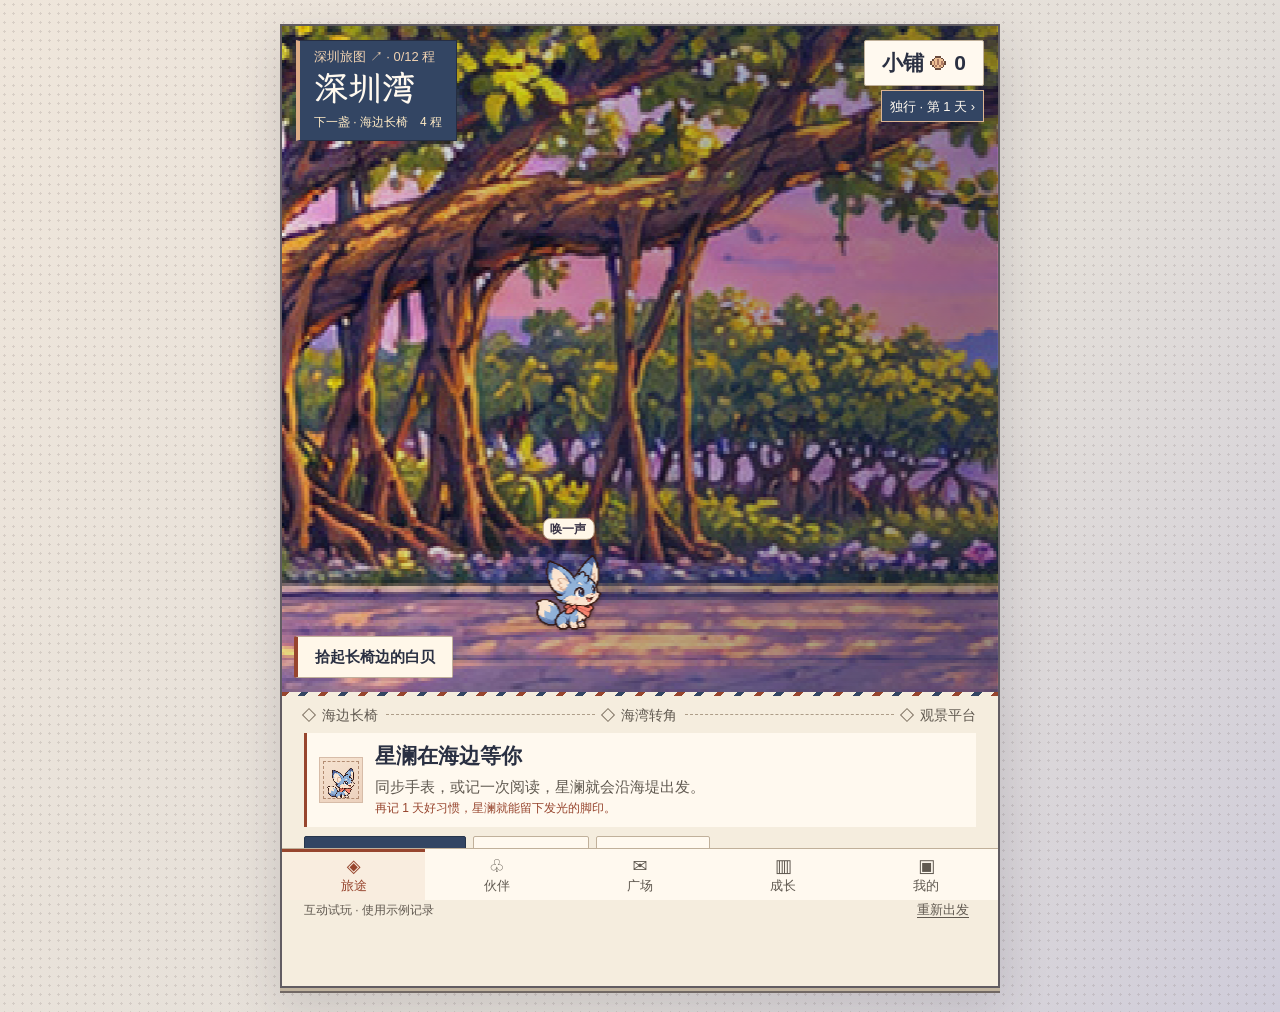
<file: index.html>
<!doctype html>
<html lang="zh-CN">
<head>
<meta charset="utf-8">
<meta name="viewport" content="width=device-width, initial-scale=1">
<meta name="theme-color" content="#f5edde">
<meta name="description" content="在深圳湾捡起第一枚白贝，派精灵寻找海玻璃、修一盏灯，再请朋友来你的长椅坐坐。">
<title>栖灵 · 深圳湾海堤漫步</title>
<link rel="stylesheet" href="bay.css">
</head>
<body>
<main class="game">
<div id="journeyPage">
  <div id="frame" class="scene" tabindex="0" title="左右滑动探索，也可以按方向键" role="group" aria-label="深圳湾海堤，星澜在树荫下等你。">
    <div id="world" class="world">
      <img id="plate" class="plate" src="assets/Assets.xcassets/BayJourneyWideWest.imageset/trail.jpg" alt="" draggable="false">
      <img id="farPlate" class="plate east" src="assets/Assets.xcassets/BayJourneyWideEast.imageset/trail.jpg" alt="" draggable="false">
      <div id="tide" class="tide" aria-hidden="true"></div>
      <div id="haze" class="haze" aria-hidden="true"></div>
      <div id="benchProps" aria-hidden="true"></div>
      <i class="lamp" style="left:20.3%;top:60.6%"></i>
      <i class="lamp" style="left:47.8%;top:60.7%"></i>
      <i class="lamp" style="left:73.1%;top:59.4%"></i>
      <img alt="" id="planter" class="souvenir" hidden src="assets/Assets.xcassets/BayPlanter.imageset/sprite.png">
      <img alt="" id="pennant" class="souvenir" hidden src="assets/Assets.xcassets/BayPennant.imageset/sprite.png">
      <img alt="" id="cottage" class="souvenir" hidden src="assets/Assets.xcassets/BayCottage.imageset/sprite.png">
    </div>
    <div class="breeze" aria-hidden="true"><i></i><i></i><i></i></div>
    <div id="walkers" class="world travelers" aria-hidden="true">
      <img class="pet resting" id="me" alt=""><span class="pet gait" id="me-walk" aria-hidden="true"></span>
      <img class="pet guest resting" id="pal" alt="" hidden><span class="pet guest gait" id="pal-walk" aria-hidden="true" hidden></span>
    </div>
    <div class="trail-magic" aria-hidden="true">
      <i class="tracks"></i><i class="firefly f1"></i><i class="firefly f2"></i>
      <svg class="constellation" viewBox="0 0 100 80"><path d="m12 42 22-23 21 8 15-17 21 23" fill="none" stroke="currentColor"/><g fill="currentColor"><circle cx="12" cy="42" r="2"/><circle cx="34" cy="19" r="2"/><circle cx="55" cy="27" r="2"/><circle cx="70" cy="10" r="2"/><circle cx="91" cy="33" r="2"/></g></svg>
    </div>
    <button id="callPet" type="button"><span>唤一声</span></button>
  </div>
  <button class="key" id="follow" hidden>回到精灵</button>
  <button class="key" id="benchEntry" aria-haspopup="dialog">拾起长椅边的白贝</button>
  <header class="hud">
    <button class="sign" id="atlas" aria-haspopup="dialog"><small id="chapter">深圳路线图 ↗</small><span id="districtName">深圳湾</span><small id="nextLight"></small></button>
    <div class="purse">
      <button class="key wallet" id="wallet" aria-label="海湾小铺，余额 0 枚贝壳" aria-haspopup="dialog">
        <span>小铺</span><canvas class="icon" data-icon="shell" aria-hidden="true"></canvas><span id="balance">0</span>
      </button>
      <button id="earning" aria-label="选择独行或小队" aria-haspopup="dialog"></button>
    </div>
  </header>
  <section class="dock" aria-label="海堤漫步">
    <ol class="route" aria-label="亮灯进度">
      <li>海边长椅</li><li>海湾转角</li><li>观景平台</li>
    </ol>
    <article class="paper" aria-live="polite" aria-atomic="true">
      <button class="portrait" id="companion" aria-label="选择旅行伙伴" aria-haspopup="dialog"><img id="face" alt=""></button>
      <div class="dialogue"><h2 id="speaker">星澜在海边等你</h2><p id="voice">长椅边还有个位子。明早一起沿着海堤走吧。</p><small id="trailGrowth"></small></div>
    </article>
    <div class="controls">
      <button id="advance" class="key primary"><canvas class="icon" id="actionIcon" data-icon="foot"></canvas><span id="action">同步昨夜记录</span></button>
      <button id="mark" class="key">记阅读</button>
      <button id="journal" class="key"><canvas class="icon" data-icon="book"></canvas>看手记</button>
    </div>
    <footer><span>互动试玩 · 使用示例记录</span><button class="replay" id="restart">重新出发</button></footer>
  </section>
</div>
  <section id="fieldPage" aria-labelledby="fieldTitle" hidden></section>
  <nav class="field-tabs" aria-label="栖灵导航">
    <button data-page="journey" aria-current="page"><span aria-hidden="true">◈</span>旅途</button>
    <button data-page="companion"><span aria-hidden="true">♧</span>伙伴</button>
    <button data-page="square"><span aria-hidden="true">✉</span>广场</button>
    <button data-page="growth"><span aria-hidden="true">▥</span>成长</button>
    <button data-page="profile"><span aria-hidden="true">▣</span>我的</button>
  </nav>
</main>
<dialog id="sheet" aria-labelledby="sheetTitle">
  <form method="dialog"><button class="dismiss" aria-label="合上">×</button></form>
  <div id="postcard" hidden><canvas id="postArt" width="720" height="540" aria-label="栖灵和伙伴到达深圳湾的合影" role="img"></canvas></div>
  <div class="sheetText"><h2 id="sheetTitle">旅行手记</h2><p id="sheetNote"></p><div id="choices"></div><ul id="entries"></ul>
    <form method="dialog"><button class="key primary" id="close">合上手记</button></form>
  </div>
</dialog>
<dialog id="shop" aria-labelledby="shopTitle">
  <div class="shop-cover">
    <canvas id="shopArt" width="720" height="235" role="img" aria-label="深圳湾海堤陈设全景"></canvas>
    <h2 id="shopTitle">海湾小铺</h2>
    <form method="dialog"><button class="dismiss" aria-label="回到海湾">×</button></form>
  </div>
  <div class="shop-body">
    <div class="shop-balance"><span>我的贝壳</span><strong id="shopBalance"></strong></div>
    <p id="income"></p>
    <ul id="goods"></ul>
    <fieldset id="placement" hidden><legend id="placing"></legend><label>区域 <select id="placeArea"></select></label><label>沿路位置 <input type="range" id="placeX" min="6" max="94"></label><button class="key primary" id="keepPlace">摆在这里</button> <button class="key" id="cancelPlace">取消移动</button></fieldset>
    <p id="saleNote" role="status" aria-live="polite"></p>
    <button class="sample-day" id="sampleDay" hidden></button>
    <form method="dialog"><button class="key primary" id="backToBay">回到海湾</button></form>
  </div>
</dialog>
<div hidden><img id="bg0" alt="" src="bay-waterfront.webp"><img loading="lazy" alt="" id="wide1West" src="assets/Assets.xcassets/BayParkWideWest.imageset/trail.jpg"><img loading="lazy" alt="" id="wide1East" src="assets/Assets.xcassets/BayParkWideEast.imageset/trail.jpg"><img loading="lazy" alt="" id="wide2West" src="assets/Assets.xcassets/BayLoftWideWest.imageset/trail.jpg"><img loading="lazy" alt="" id="wide2East" src="assets/Assets.xcassets/BayLoftWideEast.imageset/trail.jpg"><img loading="lazy" alt="" id="wide3West" src="assets/Assets.xcassets/BayRidgeWideWest.imageset/trail.jpg"><img loading="lazy" alt="" id="wide3East" src="assets/Assets.xcassets/BayRidgeWideEast.imageset/trail.jpg"><img loading="lazy" alt="" id="wide4West" src="assets/Assets.xcassets/BayShoreWideWest.imageset/trail.jpg"><img loading="lazy" alt="" id="wide4East" src="assets/Assets.xcassets/BayShoreWideEast.imageset/trail.jpg"><img loading="lazy" alt="" id="bg1" src="assets/Assets.xcassets/BayPark.imageset/scene.jpg"><img loading="lazy" alt="" id="bg2" src="assets/Assets.xcassets/BayLoft.imageset/scene.jpg"><img loading="lazy" alt="" id="bg3" src="assets/Assets.xcassets/BayRidge.imageset/scene.jpg"><img loading="lazy" alt="" id="bg4" src="assets/Assets.xcassets/BayShore.imageset/scene.jpg"><img alt="" id="legacy0" src="assets/Assets.xcassets/TrailFox0.imageset/pet.png"><img alt="" id="legacy1" src="assets/Assets.xcassets/TrailFox1.imageset/pet.png"><img alt="" id="yaya0" src="assets/Assets.xcassets/TrailBun0.imageset/pet.png"><img alt="" id="yaya1" src="assets/Assets.xcassets/TrailBun1.imageset/pet.png"><img alt="" id="xiaoying0" src="assets/Assets.xcassets/TrailCat0.imageset/pet.png"><img alt="" id="xiaoying1" src="assets/Assets.xcassets/TrailCat1.imageset/pet.png"><img alt="" id="legacy0-walk" src="assets/Assets.xcassets/TrailFox0Walk.imageset/walk.png"><img alt="" id="legacy1-walk" src="assets/Assets.xcassets/TrailFox1Walk.imageset/walk.png"><img alt="" id="yaya0-walk" src="assets/Assets.xcassets/TrailBun0Walk.imageset/walk.png"><img alt="" id="yaya1-walk" src="assets/Assets.xcassets/TrailBun1Walk.imageset/walk.png"><img alt="" id="xiaoying0-walk" src="assets/Assets.xcassets/TrailCat0Walk.imageset/walk.png"><img alt="" id="xiaoying1-walk" src="assets/Assets.xcassets/TrailCat1Walk.imageset/walk.png"></div>
<img hidden id="findAtlas" alt="" src="assets/Assets.xcassets/BayFinds.imageset/finds.png">
<audio id="bayChime" preload="none" src="assets/BayChime.wav"></audio>
<script src="bay-trail.js"></script>
<script src="bay-bench.js"></script>
<script src="bay.js"></script>
<script src="bay-pages.js"></script>
</body>
</html>
</file>
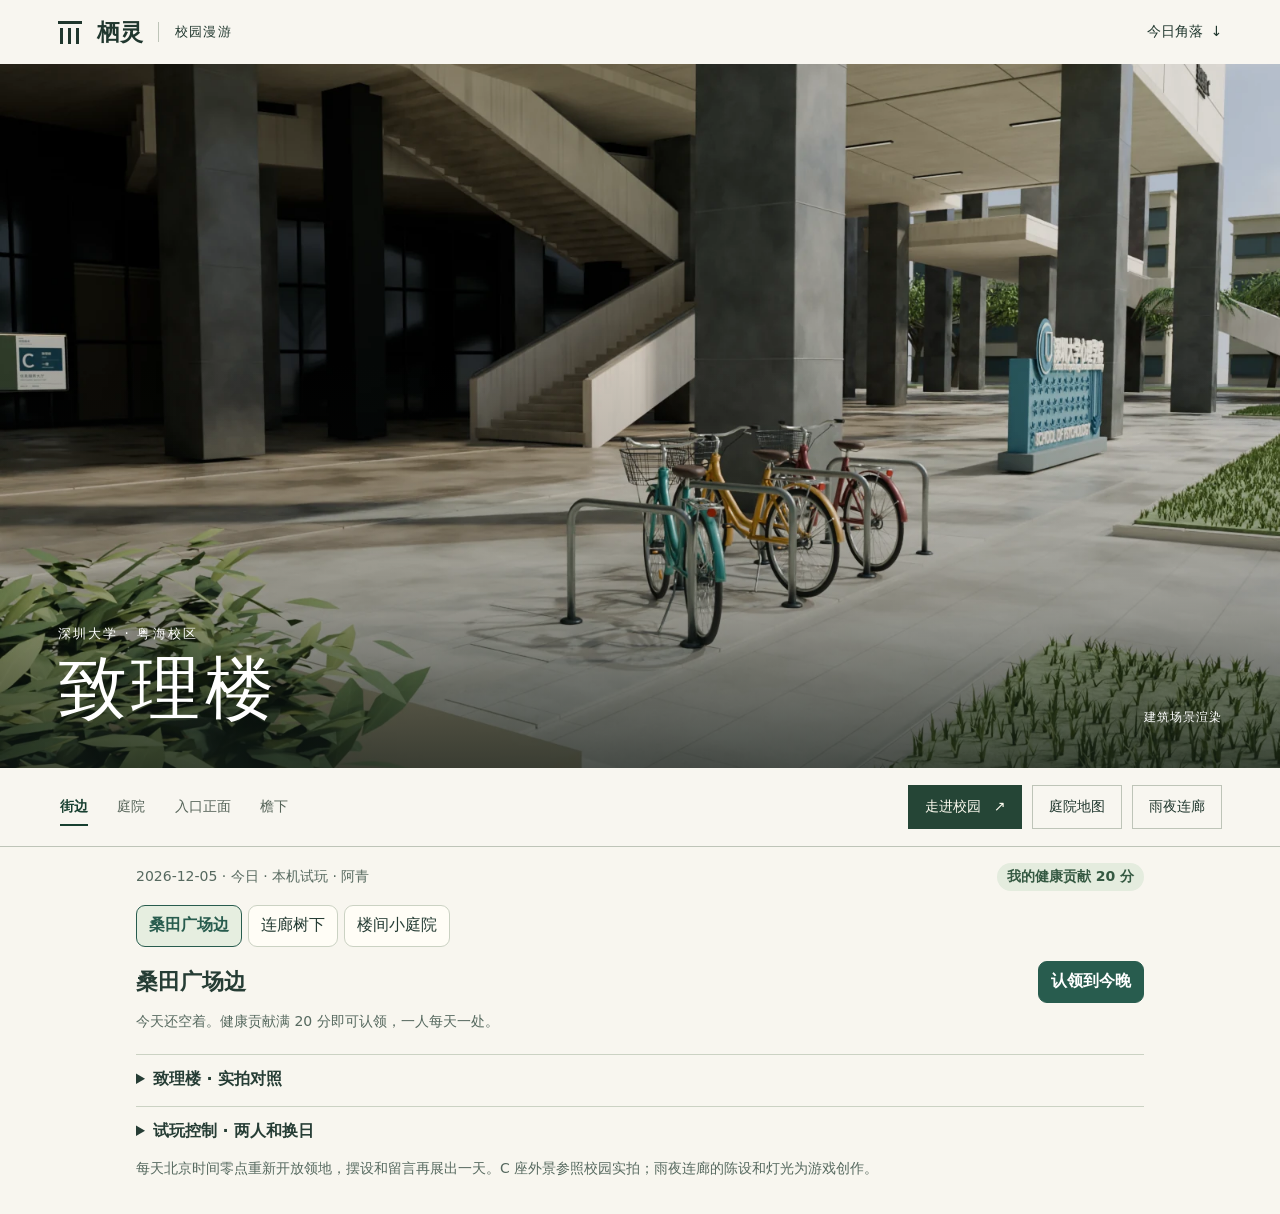
<file: campus3d/index.html>
<!doctype html>
<html lang="zh-CN"><head><meta charset="utf-8"><meta name="viewport" content="width=device-width,initial-scale=1,viewport-fit=cover"><meta name="theme-color" content="#f6f3ea"><title>栖灵 · 粤海校园</title>
<style>
:root{color-scheme:light;--ink:#263d35;--quiet:#56695f;--rule:#cbd2c3;--paper:#f8f6ef;--pine:#285c4e;--rust:#914824}
*{box-sizing:border-box}[hidden]{display:none!important}body{margin:0;background:var(--paper);color:var(--ink);font:16px/1.55 system-ui,"PingFang SC","Microsoft YaHei",sans-serif}main{max-width:1080px;margin:auto}header,.tools,.row,.options{display:flex;align-items:center;gap:.6rem;flex-wrap:wrap}header{padding:14px clamp(16px,4vw,36px);justify-content:space-between}h1,h2,h3,p{margin:0}h1{font-size:clamp(20px,3vw,27px);line-height:1.25;font-weight:700}h2{font-size:22px}h3{font-size:16px}small,.sub{color:var(--quiet);font-size:14px}.area{font-size:13px;color:var(--pine);letter-spacing:.12em}
button,select,input{font:inherit}button,select{min-height:42px;border:1px solid var(--rule);background:#fffdf6;color:var(--ink);border-radius:9px;padding:6px 12px;cursor:pointer}button:focus-visible,input:focus-visible,select:focus-visible,summary:focus-visible{outline:3px solid #d07e37;outline-offset:2px}button:disabled{color:#667069;background:#ebede6;cursor:default}button.primary{background:var(--pine);border-color:var(--pine);color:white;font-weight:650}button.primary:disabled{background:#e4e8dd;border-color:var(--rule);color:#626f61}
#stage{height:clamp(345px,54svh,630px);position:relative;overflow:hidden;isolation:isolate;background:radial-gradient(ellipse at 52% 32%,#f6f0dc,#e9e5d4 65%,#dadcca);border-block:1px solid #d1d3c4}canvas{position:absolute;inset:0;width:100%;height:100%;display:block;touch-action:none}.place-label{position:absolute;transform:translate(-50%,-112%);min-height:28px;line-height:1.2;white-space:nowrap;color:#fff;background:#294b43ed;border:1px solid #fff9;font-size:12px;padding:5px 9px;border-radius:6px}.map-tools{position:absolute;top:10px;right:12px;display:flex;gap:6px}.map-tools button{min-height:36px;background:#fffcf0f0;font-size:13px}.hint{position:absolute;bottom:10px;left:14px;pointer-events:none;color:#3e5348;font-size:12px;background:#faf7ebdb;border-radius:6px;padding:3px 7px}#loading{position:absolute;top:48%;left:50%;transform:translate(-50%,-50%);background:var(--paper);padding:8px 12px;border-radius:6px;text-align:center}
.panel{padding:16px clamp(16px,4vw,36px) 34px;display:grid;gap:14px}.row{justify-content:space-between}.score{border-radius:18px;background:#e4ecde;padding:3px 10px;color:#355942;font-size:14px;font-weight:650}.options{gap:6px}.options button[aria-pressed=true]{border-color:var(--pine);color:var(--pine);background:#e6eee0;font-weight:700}.line{border-top:1px solid var(--rule);padding-top:12px}.stack{display:grid;gap:8px}input{background:#fffdf7;color:var(--ink);border:1px solid var(--rule);border-radius:8px;padding:9px 12px;width:100%}fieldset{border:0;padding:0;margin:0;min-width:0}#status{color:var(--rust);font-weight:600;min-height:0}#status:empty{display:none}summary{cursor:pointer;font-weight:600}details[open]>summary{margin-bottom:8px}#yesterday{background:#f1ecdf;border-radius:10px;padding:12px}#day{font-variant-numeric:tabular-nums}.choices{display:flex;gap:6px;flex-wrap:wrap}a{color:var(--pine)}@media(max-width:440px){header{padding:11px 14px}.panel{padding:12px 14px 30px;gap:10px}.options button{flex:1;padding:5px 3px;font-size:14px}.row{gap:4px}h2{font-size:20px}}
.study-grid{display:grid;grid-template-columns:repeat(auto-fit,minmax(min(100%,280px),1fr));gap:12px}.study-grid figure,#study figure{margin:0}#study img{display:block;width:100%;height:auto;background:#e2e5df}#study figcaption{font-size:13px;color:var(--quiet);margin:4px 0 9px}#study>p{margin:5px 0 12px}#study{scroll-margin-top:10px}
.night{position:relative;isolation:isolate;overflow:hidden;background:#272b26 url("./assets/corridor-front-8b13e058da8ff28b.webp") center/cover no-repeat;height:clamp(375px,65svh,710px);color:#f7f5e9}.night-view{position:absolute;inset:0;overflow:hidden;touch-action:none;cursor:grab;perspective-origin:50% 50%}.night-view:active{cursor:grabbing}.night-cube{position:absolute;top:50%;left:50%;transform-style:preserve-3d;visibility:hidden}.night-face{position:absolute;width:1024px;height:1024px;left:-512px;top:-512px;backface-visibility:hidden;background-image:var(--atlas);background-size:300% 200%;background-repeat:no-repeat}.night-tools,.night-foot{position:absolute;z-index:2;display:flex;align-items:center;gap:8px}.night-tools{right:12px;top:12px}.night button,#walk-in{font-size:13px}.night button{min-height:40px;background:#19221edb;color:#fffdf1;border:1px solid #d1d5bd66;padding:6px 12px;border-radius:7px}.night button:disabled{background:#222a25af;color:#abaea0;border-color:#c0c4ab33}.night-foot{bottom:0;left:0;right:0;padding:32px 14px 13px;background:linear-gradient(transparent,#111913d9);pointer-events:none;justify-content:space-between}.night-foot button{pointer-events:auto}.night-stop{font-size:15px;font-weight:600}.night-hint{font-size:12px;color:#d6d6c9}.night-steps{display:flex;gap:6px}.night::after{content:'';position:absolute;inset:0;background:#10170f;opacity:0;pointer-events:none;transition:opacity .18s ease}.night.moving::after{opacity:.38}@media(prefers-reduced-motion:reduce){.night::after{transition:none}}@media(max-width:440px){.night{height:clamp(395px,64svh,610px)}.map-tools{flex-wrap:wrap;justify-content:flex-end}}
</style>
<style>
.exterior{--folio-paper:#f8f6f0;--folio-ink:#20372e;--folio-rule:#bec4b8;--gutter:clamp(16px,4.5vw,80px);color:var(--folio-ink);background:var(--folio-paper)}
main:has(.exterior:not([hidden])){max-width:none}
.exterior~.panel{max-width:1080px;margin-inline:auto}
.folio-head,.folio-controls{padding-inline:max(var(--gutter),env(safe-area-inset-left)) max(var(--gutter),env(safe-area-inset-right))}
.folio-head{display:flex;justify-content:space-between;align-items:center;gap:12px;min-height:64px}
.folio-id{display:flex;align-items:center;gap:clamp(8px,1.2vw,16px)}
.folio-mark{width:24px;height:23px;background:linear-gradient(currentColor,currentColor) 0 0/24px 3px no-repeat,linear-gradient(currentColor,currentColor) 2px 7px/3px 16px no-repeat,linear-gradient(currentColor,currentColor) 10px 7px/3px 16px no-repeat,linear-gradient(currentColor,currentColor) 18px 7px/3px 16px no-repeat}
.folio-brand,.folio-title{font-family:"STSong","Songti SC","Noto Serif CJK SC","SimSun",serif;font-weight:600}
.folio-brand{font-size:23px;line-height:1}.folio-context{border-left:1px solid var(--folio-rule);padding-left:clamp(9px,1.2vw,16px);font-size:13px;letter-spacing:.1em}
.exterior a,.scene-header a{text-decoration:none;color:inherit}.exterior a:focus-visible,.scene-header a:focus-visible,.night-tools a:focus-visible{outline:3px solid #c8752b;outline-offset:3px}
.folio-jump,.scene-links a{font-size:14px;min-height:44px;display:inline-flex;align-items:center;gap:8px}.folio-jump:hover,.scene-links a:hover{text-decoration:underline;text-underline-offset:4px}
.folio-frame{position:relative;isolation:isolate;margin:0;background:#89978d;color:white;overflow:hidden}
.folio-image{display:block;width:100%;height:max(390px,55vw);object-fit:cover;object-position:var(--crop-x,50%) var(--crop-y,50%)}
.folio-frame::after{content:"";z-index:0;pointer-events:none;position:absolute;inset:40% 0 0;background:linear-gradient(0deg,rgba(16,25,22,.70),rgba(16,25,22,.26) 40%,transparent 96%)}
.folio-caption{position:absolute;inset:auto max(var(--gutter),env(safe-area-inset-right)) clamp(20px,3.2vw,55px) max(var(--gutter),env(safe-area-inset-left));z-index:1;display:flex;justify-content:space-between;align-items:flex-end;gap:24px;pointer-events:none}
.folio-location{font-size:clamp(12px,1.05vw,16px);letter-spacing:.16em;margin-bottom:8px}.folio-title{font-size:clamp(42px,5.4vw,85px);font-weight:500;letter-spacing:.07em;line-height:1.08}.folio-credit{font-size:12px;letter-spacing:.09em;white-space:nowrap}
.folio-controls{display:flex;align-items:center;justify-content:space-between;gap:20px;min-height:79px;border-bottom:1px solid var(--folio-rule)}
.shot-switch,.folio-actions,.scene-links{display:flex;align-items:center}.shot-switch{gap:clamp(14px,2vw,34px)}
.shot-switch button{border:0;border-radius:0;background:transparent;position:relative;color:#57655a;font-size:14px;min-height:48px;padding:6px 2px}
.shot-switch button[aria-pressed=true]{color:#173f30;font-weight:700}.shot-switch button[aria-pressed=true]::after{content:"";position:absolute;left:2px;right:2px;bottom:5px;height:2px;background:currentColor}
.folio-actions{gap:10px;flex-wrap:wrap}.folio-actions a{min-height:44px;display:inline-flex;align-items:center;justify-content:center;gap:13px;padding:7px 16px;border:1px solid var(--folio-rule);font-size:14px}
.folio-actions .enter-3d{background:#254536;color:#fffdf1;border-color:#254536}.folio-actions a:hover{box-shadow:inset 0 0 0 1px currentColor}
.scene-links{gap:14px;flex-wrap:wrap}.scene-links a{color:var(--pine)}.scene-header{row-gap:2px}.night-tools a{display:inline-flex;align-items:center;min-height:40px;background:#19221edb;color:#fffdf1;border:1px solid #d1d5bd66;padding:6px 12px;border-radius:7px;text-decoration:none;font-size:13px}
#gameplay:focus,#exterior:focus,#stage:focus,#rain:focus{outline:none}
#stage.walk-mode{height:clamp(420px,78svh,810px);background:#c8d2d1}
.walk-ui,.walk-mode .map-tools,.walk-mode>.hint,.walk-mode>.place-label{display:none}
.walk-mode .walk-ui{display:block}.walk-mode canvas{cursor:grab}.walk-mode canvas:active{cursor:grabbing}
.walk-top,.walk-nav{position:absolute;display:flex;align-items:center;gap:8px;z-index:2}
.walk-top{inset:14px 14px auto;justify-content:space-between;pointer-events:none}
.walk-place,.walk-exit,.walk-help summary,.walk-buttons{background:#192e29ec;color:#fffcf0;border:1px solid #faf8e35c;border-radius:6px}
.walk-place{font-size:13px;padding:6px 10px}.walk-exit{display:grid;place-items:center;min-height:42px;text-decoration:none;padding:6px 12px;font-size:13px;pointer-events:auto}
.walk-nav{bottom:16px;right:14px;align-items:flex-end}.walk-help{position:relative}.walk-help summary{padding:7px 12px;min-height:42px;display:flex;align-items:center;cursor:pointer;font-size:13px;list-style:none}.walk-help summary::-webkit-details-marker{display:none}
.walk-buttons{position:absolute;bottom:calc(100% + 8px);right:0;width:220px;padding:10px;display:grid;grid-template-columns:repeat(2,1fr);gap:5px}
.walk-buttons p{grid-column:1/-1;font-size:12px;line-height:1.55}.walk-buttons button{min-height:44px;font-size:13px}.walk-buttons a{display:grid;place-items:center;min-height:40px;color:#fff6da;text-decoration:underline;text-underline-offset:3px;font-size:13px}
.walk-pad{position:absolute;left:16px;bottom:16px;width:84px;aspect-ratio:1;border:1px solid #fff9;border-radius:50%;background:#21352b85;touch-action:none;user-select:none;-webkit-user-select:none;display:grid;place-items:center;cursor:grab;color:white}
.walk-pad::before{content:"";position:absolute;inset:9%;border:1px dashed #f0ecd186;border-radius:50%}.walk-nub{width:36%;height:36%;border:1px solid #fff9;border-radius:50%;background:#faf8e2d9;pointer-events:none}
.walk-keyhint{position:absolute;left:14px;bottom:18px;color:#fffdf2;background:#20312aab;padding:4px 8px;border-radius:4px;font-size:12px;pointer-events:none}
@media(hover:hover) and (pointer:fine){.walk-pad{display:none}}
@media(hover:none),(pointer:coarse){.walk-keyhint{display:none}}
#stage.loading-model::after{content:"";position:absolute;inset:0;z-index:3;background:#314038 var(--stage-poster) center/cover no-repeat;pointer-events:none}
#loading{z-index:4;font-size:14px;line-height:1.5;min-width:180px;box-shadow:0 2px 12px #16271c20}
#loading a{display:inline-block;color:var(--pine);padding:6px 5px;font-size:13px}
#model-retry{min-height:36px;margin-right:8px;padding:4px 10px;font-size:13px}
#stage:not(.walking) .walk-nav,#stage:not(.walking) .walk-pad,#stage:not(.walking) .walk-keyhint{visibility:hidden}
@media(max-width:440px){.shot-switch{flex-wrap:wrap}.walk-top{inset:10px 10px auto}}
@media(max-width:650px){.folio-head{min-height:54px}.folio-mark{transform:scale(.88);transform-origin:left center;width:21px}.folio-brand{font-size:21px}.folio-image{height:clamp(320px,58svh,550px);object-position:var(--mobile-crop,var(--crop-x,50%)) var(--crop-y,50%)}.folio-caption{gap:10px;bottom:18px}.folio-location{margin-bottom:5px}.folio-credit{font-size:10px}.folio-controls{display:grid;gap:1px;padding-bottom:14px;padding-top:3px}.shot-switch{gap:24px}.folio-actions{gap:8px}.folio-actions a{min-height:44px}.scene-links{gap:10px}.scene-links a{font-size:13px}}
</style></head><body><main>
<section id="exterior" class="exterior" tabindex="-1" aria-labelledby="exterior-title">
  <div class="folio-head"><div class="folio-id"><span class="folio-mark" aria-hidden="true"></span><span class="folio-brand">栖灵</span><span class="folio-context">校园漫游</span></div><a href="#gameplay" class="folio-jump">今日角落 <span aria-hidden="true">↓</span></a></div>
  <figure class="folio-frame">
    <img class="folio-image" id="shot-street" src="./assets/shot-street-09cb5407380d9ecf.webp" fetchpriority="high" alt="从人行道望向致理楼 C 座柱廊与停靠的自行车" style="--mobile-crop:47%">
    <img class="folio-image" id="shot-arrival" data-src="./assets/shot-arrival-e02225f61ce33d29.webp" alt="从庭院望向致理楼教学楼群" style="--mobile-crop:48%;--crop-y:9%" hidden>
    <img class="folio-image" id="shot-front" data-src="./assets/shot-front-d7798a1724d154fd.webp" alt="致理楼 C 座入口正面，横梁下可见立柱与折返楼梯" style="--mobile-crop:54%" hidden>
    <img class="folio-image" id="shot-shelter" data-src="./assets/shot-shelter-a21a04292ec51a32.webp" alt="从致理楼檐下看柱廊与庭院" style="--mobile-crop:51%" hidden>
    <figcaption class="folio-caption"><div><p class="folio-location">深圳大学 · 粤海校区</p><h1 id="exterior-title" class="folio-title">致理楼</h1></div><span class="folio-credit">建筑场景渲染</span></figcaption>
  </figure>
  <div class="folio-controls"><div class="shot-switch" role="group" aria-label="白天建筑渲染机位">
    <button type="button" data-shot="street" aria-controls="shot-street" aria-pressed="true">街边</button>
    <button type="button" data-shot="arrival" aria-controls="shot-arrival" aria-pressed="false">庭院</button>
    <button type="button" data-shot="front" aria-controls="shot-front" aria-pressed="false">入口正面</button>
    <button type="button" data-shot="shelter" aria-controls="shot-shelter" aria-pressed="false">檐下</button>
  </div><nav class="folio-actions" aria-label="进入校园场景"><a class="enter-3d" href="#walk/street">走进校园 <span aria-hidden="true">↗</span></a><a class="enter-map" href="#garden">庭院地图</a><a href="#rain">雨夜连廊</a></nav></div>
</section>
<header id="scene-header" class="scene-header" hidden><div><p class="area">栖灵 · 深圳大学粤海校区</p><h1 id="title">致理楼</h1></div><nav class="scene-links" aria-label="校园导航"><a href="#exterior">建筑外景</a><a href="#gameplay">今日角落 ↓</a></nav></header>
<section id="rain" class="night" hidden tabindex="-1" aria-label="致理楼 C 座 · 雨夜连廊"><div class="night-view" tabindex="0" aria-label="雨夜连廊全景，拖动或用方向键环看"><div class="night-cube" aria-hidden="true"></div></div><div class="night-tools"><a id="go-garden" href="#garden">庭院地图 ↗</a></div><div class="night-foot"><div><p class="night-stop" aria-live="polite">入口地垫 · 1/3</p><p class="night-hint">正在展开全景…</p></div><div class="night-steps"><button class="night-retry" hidden>重新载入</button><button class="night-prev" disabled>往回走</button><button class="night-next">往前走</button></div></div></section>
<section id="stage" hidden tabindex="-1" aria-label="三维校园" style="background:linear-gradient(#c4d6df,#e7e9df 53%,#d3d2c5)">
  <div class="map-tools"><button id="street-in">步行探索</button><button id="overview">校园全景</button><button id="entrance">C 座入口</button><button id="reset">复位</button></div>
  <span class="hint">拖动旋转 · 双指或滚轮缩放</span>
  <div class="walk-ui">
    <div class="walk-top"><span class="walk-place">致理楼 · 前庭</span><a class="walk-exit" href="#garden">返回地图 ↗</a></div>
    <div class="walk-pad" aria-hidden="true"><span class="walk-nub"></span></div>
    <span class="walk-keyhint">WASD 移动 · 拖动环看</span>
    <div class="walk-nav"><details class="walk-help"><summary>步行操作</summary><div class="walk-buttons"><p>拖动画面环看，拖动圆盘移动。键盘可用 WASD 行走，左右方向键转身，Shift 快走。</p>
    <button type="button" data-walk-command="left">向左转</button><button type="button" data-walk-command="right">向右转</button><button type="button" data-walk-command="ahead">向前一步</button><button type="button" data-walk-command="back">后退一步</button><a href="#walk/steps">从 B 座出发</a><a href="#walk/gallery">从展廊出发</a></div></details></div>
  </div><div id="loading"><span id="loading-label" role="status">正在展开校园模型…</span><div><button type="button" id="model-retry" hidden>重新载入</button><a href="#exterior">返回建筑外景</a></div></div></section>
<div class="panel" id="gameplay" tabindex="-1" role="region" aria-label="今日角落"><div class="row"><small><span id="day"></span> · <span id="mode"></span></small><span class="score" id="score"></span></div>
<div id="sites" class="options" aria-label="选择活动点"></div>
<section class="stack"><div class="row"><h2 id="spot">今天的角落</h2><button id="claim" class="primary" disabled>认领到今晚</button></div><p class="sub" id="rule"></p><p id="current"></p></section>
<fieldset id="editor" class="line stack" hidden><legend>布置角落</legend><div class="tools"><label>摆设 <select id="decor"><option value="flowers">簕杜鹃花盆</option><option value="lamp">一盏庭灯</option><option value="flag">手绘小旗</option></select></label><label>地块色 <select id="tint"><option value="jade">青玉</option><option value="apricot">杏橘</option><option value="violet">浅紫</option></select></label></div><label for="note">留给明天路过的人</label><input id="note" maxlength="40" placeholder="写一句话（选填，最多 40 字）"><div><button id="save" class="primary">摆在这里</button></div></fieldset>
<section id="quizBox" class="line stack" hidden><h3>校园问答</h3><p id="question"></p><div class="choices" id="answers"></div></section>
<section id="yesterday" hidden><div class="row"><h3>昨日印记</h3><button id="histToggle">收起摆设</button></div><p id="oldNote"></p></section>
<p id="status" role="status" aria-live="polite"></p>
<details id="study" class="line"><summary>致理楼 · 实拍对照</summary><p class="sub">从 C 座入口比一比横梁、柱位和折返楼梯。下方庭院是同一模型的傍晚灯光。</p>
<div class="study-grid"><figure><img id="campus-photo" width="2504" height="1097" alt="深圳大学心理学院公布的致理楼 C 座入口照片"><figcaption><a href="https://psy.szu.edu.cn/en/images/ba1d0f55f4c605d9ad5a93fcd850442.jpg" target="_blank" rel="noopener">深大心理学院 · 打开实拍原图 ↗</a></figcaption></figure>
<figure><img id="study-front" loading="lazy" width="1440" height="632" alt="从相近角度观察入口横梁、深灰立柱、楼梯和学院标牌的 Blender 渲染"><figcaption>栖灵 · 入口机位渲染</figcaption></figure></div>
<figure><img loading="lazy" width="1440" height="880" data-src="./assets/study-evening-2a119e70502c7ca1.webp" alt="下课后的致理楼庭院，柱廊和台阶灯亮起"><figcaption>栖灵 · 下课后的庭院</figcaption></figure><p><a href="https://www.szu.edu.cn/images/my/240626campusview6.jpg" target="_blank" rel="noopener">深大校园相册 · 从台阶看玻璃厅 ↗</a></p></details>
<details id="demo" class="line" hidden><summary>试玩控制 · 两人和换日</summary><div class="stack"><p class="sub">这里使用本机示例数据。可以替另一位玩家选地，再到明天看看今天留下的东西。</p><div class="tools"><button id="steps">模拟步行 +25</button><button id="workout">模拟锻炼 +35</button><button id="swap">换位体验</button><button id="next">到明天</button></div></div></details>
<div id="liveControls" class="tools line" hidden><button id="sync">同步今日贡献</button><button id="refresh">刷新校园</button></div>
<p class="sub">每天北京时间零点重新开放领地，摆设和留言再展出一天。C 座外景参照校园实拍；雨夜连廊的陈设和灯光为游戏创作。</p>
</div></main><script type="application/octet-stream" id="rain-0" data-src="./assets/rain-0-027591cf6f100303.webp" data-bytes="117584"></script><script type="application/octet-stream" id="rain-1" data-src="./assets/rain-1-76307fa814f645f2.webp" data-bytes="163684"></script><script type="application/octet-stream" id="rain-2" data-src="./assets/rain-2-29288bba25a1efd9.webp" data-bytes="170534"></script><script type="application/octet-stream" id="coastalSky" data-src="./assets/coastalSky-20edc2eb711a0597.hdr" data-bytes="378893"></script><script type="application/octet-stream" id="courtShade" data-src="./assets/courtShade-ba5c7a515a864666.png" data-bytes="112009"></script><script type="application/octet-stream" id="Zhili" data-src="./assets/Zhili-7136b1111fbed552.glb" data-bytes="8044604"></script><script type="application/octet-stream" id="Street" data-src="./assets/Street-a86a1e27f3b7801a.glb" data-bytes="3402660"></script><script type="application/octet-stream" id="Yuehai" data-src="./assets/Yuehai-92df43951d163409.glb" data-bytes="288512"></script><!--
The MIT License

Copyright © 2010-2025 three.js authors

Permission is hereby granted, free of charge, to any person obtaining a copy
of this software and associated documentation files (the "Software"), to deal
in the Software without restriction, including without limitation the rights
to use, copy, modify, merge, publish, distribute, sublicense, and/or sell
copies of the Software, and to permit persons to whom the Software is
furnished to do so, subject to the following conditions:

The above copyright notice and this permission notice shall be included in
all copies or substantial portions of the Software.

THE SOFTWARE IS PROVIDED "AS IS", WITHOUT WARRANTY OF ANY KIND, EXPRESS OR
IMPLIED, INCLUDING BUT NOT LIMITED TO THE WARRANTIES OF MERCHANTABILITY,
FITNESS FOR A PARTICULAR PURPOSE AND NONINFRINGEMENT. IN NO EVENT SHALL THE
AUTHORS OR COPYRIGHT HOLDERS BE LIABLE FOR ANY CLAIM, DAMAGES OR OTHER
LIABILITY, WHETHER IN AN ACTION OF CONTRACT, TORT OR OTHERWISE, ARISING FROM,
OUT OF OR IN CONNECTION WITH THE SOFTWARE OR THE USE OR OTHER DEALINGS IN
THE SOFTWARE.

-->
<script type="module" src="./assets/campus-2VOZSEPC.js"></script></body></html>
</file>
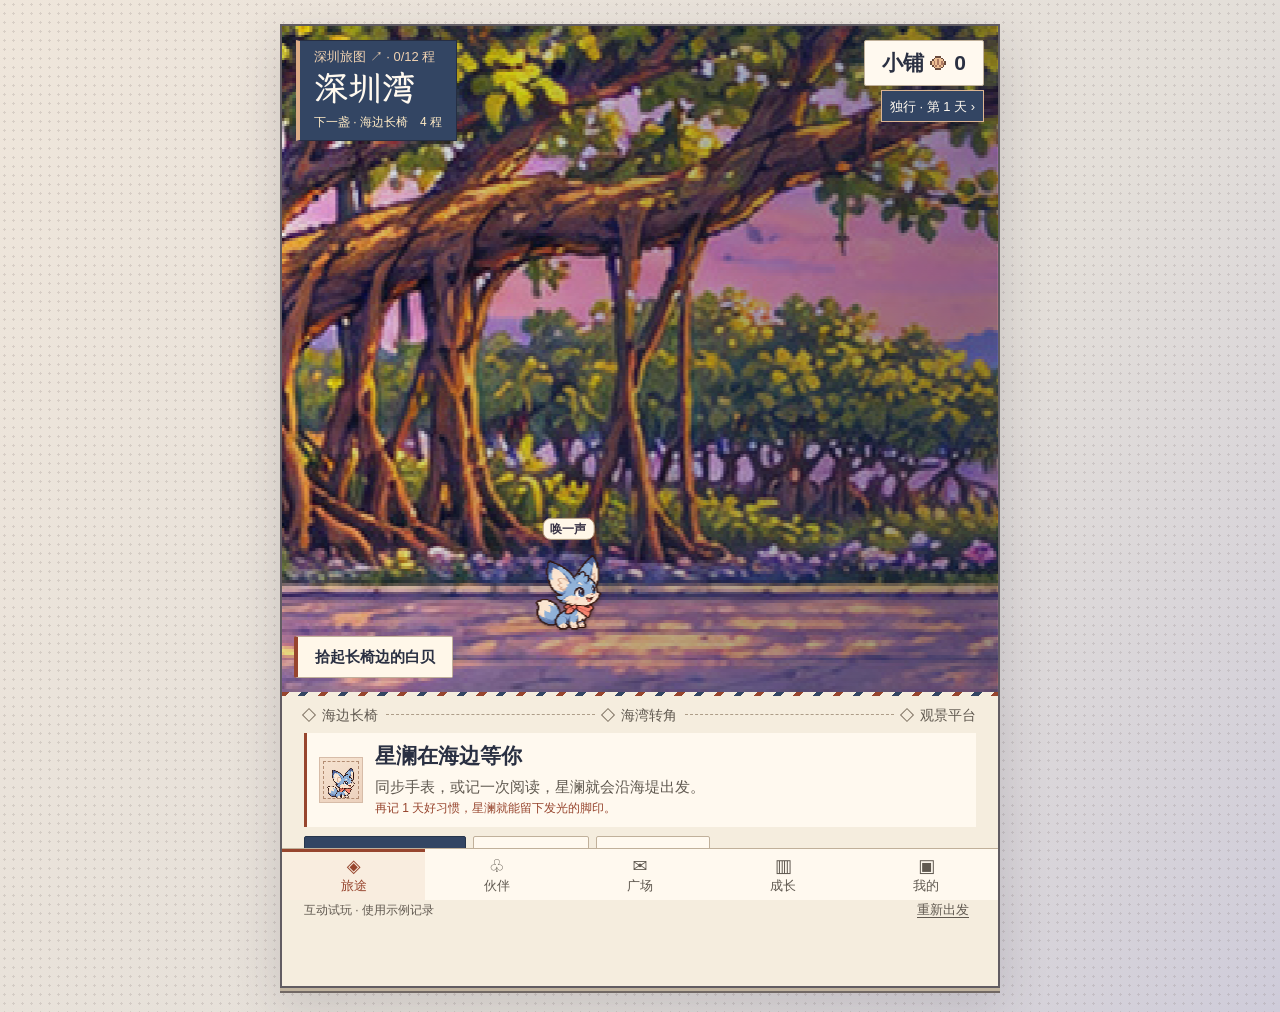
<file: Preview/BayJourney.html>
<!doctype html>
<html lang="zh-CN">
<head>
<meta charset="utf-8">
<meta name="viewport" content="width=device-width, initial-scale=1">
<meta name="theme-color" content="#f5edde">
<meta name="description" content="在深圳湾捡起第一枚白贝，派精灵寻找海玻璃、修一盏灯，再请朋友来你的长椅坐坐。">
<title>栖灵 · 深圳湾海堤漫步</title>
<link rel="stylesheet" href="bay.css">
</head>
<body>
<main class="game">
<div id="journeyPage">
  <div id="frame" class="scene" tabindex="0" title="左右滑动探索，也可以按方向键" role="group" aria-label="深圳湾海堤，星澜在树荫下等你。">
    <div id="world" class="world">
      <img id="plate" class="plate" src="../Resources/Assets.xcassets/BayJourneyWideWest.imageset/trail.jpg" alt="" draggable="false">
      <img id="farPlate" class="plate east" src="../Resources/Assets.xcassets/BayJourneyWideEast.imageset/trail.jpg" alt="" draggable="false">
      <div id="tide" class="tide" aria-hidden="true"></div>
      <div id="haze" class="haze" aria-hidden="true"></div>
      <div id="benchProps" aria-hidden="true"></div>
      <i class="lamp" style="left:20.3%;top:60.6%"></i>
      <i class="lamp" style="left:47.8%;top:60.7%"></i>
      <i class="lamp" style="left:73.1%;top:59.4%"></i>
      <img alt="" id="planter" class="souvenir" hidden src="../Resources/Assets.xcassets/BayPlanter.imageset/sprite.png">
      <img alt="" id="pennant" class="souvenir" hidden src="../Resources/Assets.xcassets/BayPennant.imageset/sprite.png">
      <img alt="" id="cottage" class="souvenir" hidden src="../Resources/Assets.xcassets/BayCottage.imageset/sprite.png">
    </div>
    <div class="breeze" aria-hidden="true"><i></i><i></i><i></i></div>
    <div id="walkers" class="world travelers" aria-hidden="true">
      <img class="pet resting" id="me" alt=""><span class="pet gait" id="me-walk" aria-hidden="true"></span>
      <img class="pet guest resting" id="pal" alt="" hidden><span class="pet guest gait" id="pal-walk" aria-hidden="true" hidden></span>
    </div>
    <div class="trail-magic" aria-hidden="true">
      <i class="tracks"></i><i class="firefly f1"></i><i class="firefly f2"></i>
      <svg class="constellation" viewBox="0 0 100 80"><path d="m12 42 22-23 21 8 15-17 21 23" fill="none" stroke="currentColor"/><g fill="currentColor"><circle cx="12" cy="42" r="2"/><circle cx="34" cy="19" r="2"/><circle cx="55" cy="27" r="2"/><circle cx="70" cy="10" r="2"/><circle cx="91" cy="33" r="2"/></g></svg>
    </div>
    <button id="callPet" type="button"><span>唤一声</span></button>
  </div>
  <button class="key" id="follow" hidden>回到精灵</button>
  <button class="key" id="benchEntry" aria-haspopup="dialog">拾起长椅边的白贝</button>
  <header class="hud">
    <button class="sign" id="atlas" aria-haspopup="dialog"><small id="chapter">深圳路线图 ↗</small><span id="districtName">深圳湾</span><small id="nextLight"></small></button>
    <div class="purse">
      <button class="key wallet" id="wallet" aria-label="海湾小铺，余额 0 枚贝壳" aria-haspopup="dialog">
        <span>小铺</span><canvas class="icon" data-icon="shell" aria-hidden="true"></canvas><span id="balance">0</span>
      </button>
      <button id="earning" aria-label="选择独行或小队" aria-haspopup="dialog"></button>
    </div>
  </header>
  <section class="dock" aria-label="海堤漫步">
    <ol class="route" aria-label="亮灯进度">
      <li>海边长椅</li><li>海湾转角</li><li>观景平台</li>
    </ol>
    <article class="paper" aria-live="polite" aria-atomic="true">
      <button class="portrait" id="companion" aria-label="选择旅行伙伴" aria-haspopup="dialog"><img id="face" alt=""></button>
      <div class="dialogue"><h2 id="speaker">星澜在海边等你</h2><p id="voice">长椅边还有个位子。明早一起沿着海堤走吧。</p><small id="trailGrowth"></small></div>
    </article>
    <div class="controls">
      <button id="advance" class="key primary"><canvas class="icon" id="actionIcon" data-icon="foot"></canvas><span id="action">同步昨夜记录</span></button>
      <button id="mark" class="key">记阅读</button>
      <button id="journal" class="key"><canvas class="icon" data-icon="book"></canvas>看手记</button>
    </div>
    <footer><span>互动试玩 · 使用示例记录</span><button class="replay" id="restart">重新出发</button></footer>
  </section>
</div>
  <section id="fieldPage" aria-labelledby="fieldTitle" hidden></section>
  <nav class="field-tabs" aria-label="栖灵导航">
    <button data-page="journey" aria-current="page"><span aria-hidden="true">◈</span>旅途</button>
    <button data-page="companion"><span aria-hidden="true">♧</span>伙伴</button>
    <button data-page="square"><span aria-hidden="true">✉</span>广场</button>
    <button data-page="growth"><span aria-hidden="true">▥</span>成长</button>
    <button data-page="profile"><span aria-hidden="true">▣</span>我的</button>
  </nav>
</main>
<dialog id="sheet" aria-labelledby="sheetTitle">
  <form method="dialog"><button class="dismiss" aria-label="合上">×</button></form>
  <div id="postcard" hidden><canvas id="postArt" width="720" height="540" aria-label="栖灵和伙伴到达深圳湾的合影" role="img"></canvas></div>
  <div class="sheetText"><h2 id="sheetTitle">旅行手记</h2><p id="sheetNote"></p><div id="choices"></div><ul id="entries"></ul>
    <form method="dialog"><button class="key primary" id="close">合上手记</button></form>
  </div>
</dialog>
<dialog id="shop" aria-labelledby="shopTitle">
  <div class="shop-cover">
    <canvas id="shopArt" width="720" height="235" role="img" aria-label="深圳湾海堤陈设全景"></canvas>
    <h2 id="shopTitle">海湾小铺</h2>
    <form method="dialog"><button class="dismiss" aria-label="回到海湾">×</button></form>
  </div>
  <div class="shop-body">
    <div class="shop-balance"><span>我的贝壳</span><strong id="shopBalance"></strong></div>
    <p id="income"></p>
    <ul id="goods"></ul>
    <fieldset id="placement" hidden><legend id="placing"></legend><label>区域 <select id="placeArea"></select></label><label>沿路位置 <input type="range" id="placeX" min="6" max="94"></label><button class="key primary" id="keepPlace">摆在这里</button> <button class="key" id="cancelPlace">取消移动</button></fieldset>
    <p id="saleNote" role="status" aria-live="polite"></p>
    <button class="sample-day" id="sampleDay" hidden></button>
    <form method="dialog"><button class="key primary" id="backToBay">回到海湾</button></form>
  </div>
</dialog>
<div hidden><img id="bg0" alt="" src="../Resources/Assets.xcassets/BayJourney.imageset/bay.png"><img alt="" id="wide1West" src="../Resources/Assets.xcassets/BayParkWideWest.imageset/trail.jpg"><img alt="" id="wide1East" src="../Resources/Assets.xcassets/BayParkWideEast.imageset/trail.jpg"><img alt="" id="wide2West" src="../Resources/Assets.xcassets/BayLoftWideWest.imageset/trail.jpg"><img alt="" id="wide2East" src="../Resources/Assets.xcassets/BayLoftWideEast.imageset/trail.jpg"><img alt="" id="wide3West" src="../Resources/Assets.xcassets/BayRidgeWideWest.imageset/trail.jpg"><img alt="" id="wide3East" src="../Resources/Assets.xcassets/BayRidgeWideEast.imageset/trail.jpg"><img alt="" id="wide4West" src="../Resources/Assets.xcassets/BayShoreWideWest.imageset/trail.jpg"><img alt="" id="wide4East" src="../Resources/Assets.xcassets/BayShoreWideEast.imageset/trail.jpg"><img alt="" id="bg1" src="../Resources/Assets.xcassets/BayPark.imageset/scene.jpg"><img alt="" id="bg2" src="../Resources/Assets.xcassets/BayLoft.imageset/scene.jpg"><img alt="" id="bg3" src="../Resources/Assets.xcassets/BayRidge.imageset/scene.jpg"><img alt="" id="bg4" src="../Resources/Assets.xcassets/BayShore.imageset/scene.jpg"><img alt="" id="legacy0" src="../Resources/Assets.xcassets/TrailFox0.imageset/pet.png"><img alt="" id="legacy1" src="../Resources/Assets.xcassets/TrailFox1.imageset/pet.png"><img alt="" id="yaya0" src="../Resources/Assets.xcassets/TrailBun0.imageset/pet.png"><img alt="" id="yaya1" src="../Resources/Assets.xcassets/TrailBun1.imageset/pet.png"><img alt="" id="xiaoying0" src="../Resources/Assets.xcassets/TrailCat0.imageset/pet.png"><img alt="" id="xiaoying1" src="../Resources/Assets.xcassets/TrailCat1.imageset/pet.png"><img alt="" id="legacy0-walk" src="../Resources/Assets.xcassets/TrailFox0Walk.imageset/walk.png"><img alt="" id="legacy1-walk" src="../Resources/Assets.xcassets/TrailFox1Walk.imageset/walk.png"><img alt="" id="yaya0-walk" src="../Resources/Assets.xcassets/TrailBun0Walk.imageset/walk.png"><img alt="" id="yaya1-walk" src="../Resources/Assets.xcassets/TrailBun1Walk.imageset/walk.png"><img alt="" id="xiaoying0-walk" src="../Resources/Assets.xcassets/TrailCat0Walk.imageset/walk.png"><img alt="" id="xiaoying1-walk" src="../Resources/Assets.xcassets/TrailCat1Walk.imageset/walk.png"></div>
<img hidden id="findAtlas" alt="" src="../Resources/Assets.xcassets/BayFinds.imageset/finds.png">
<audio id="bayChime" preload="none" src="../Resources/BayChime.wav"></audio>
<script src="bay-trail.js"></script>
<script src="bay-bench.js"></script>
<script src="bay.js"></script>
<script src="bay-pages.js"></script>
</body>
</html>
</file>
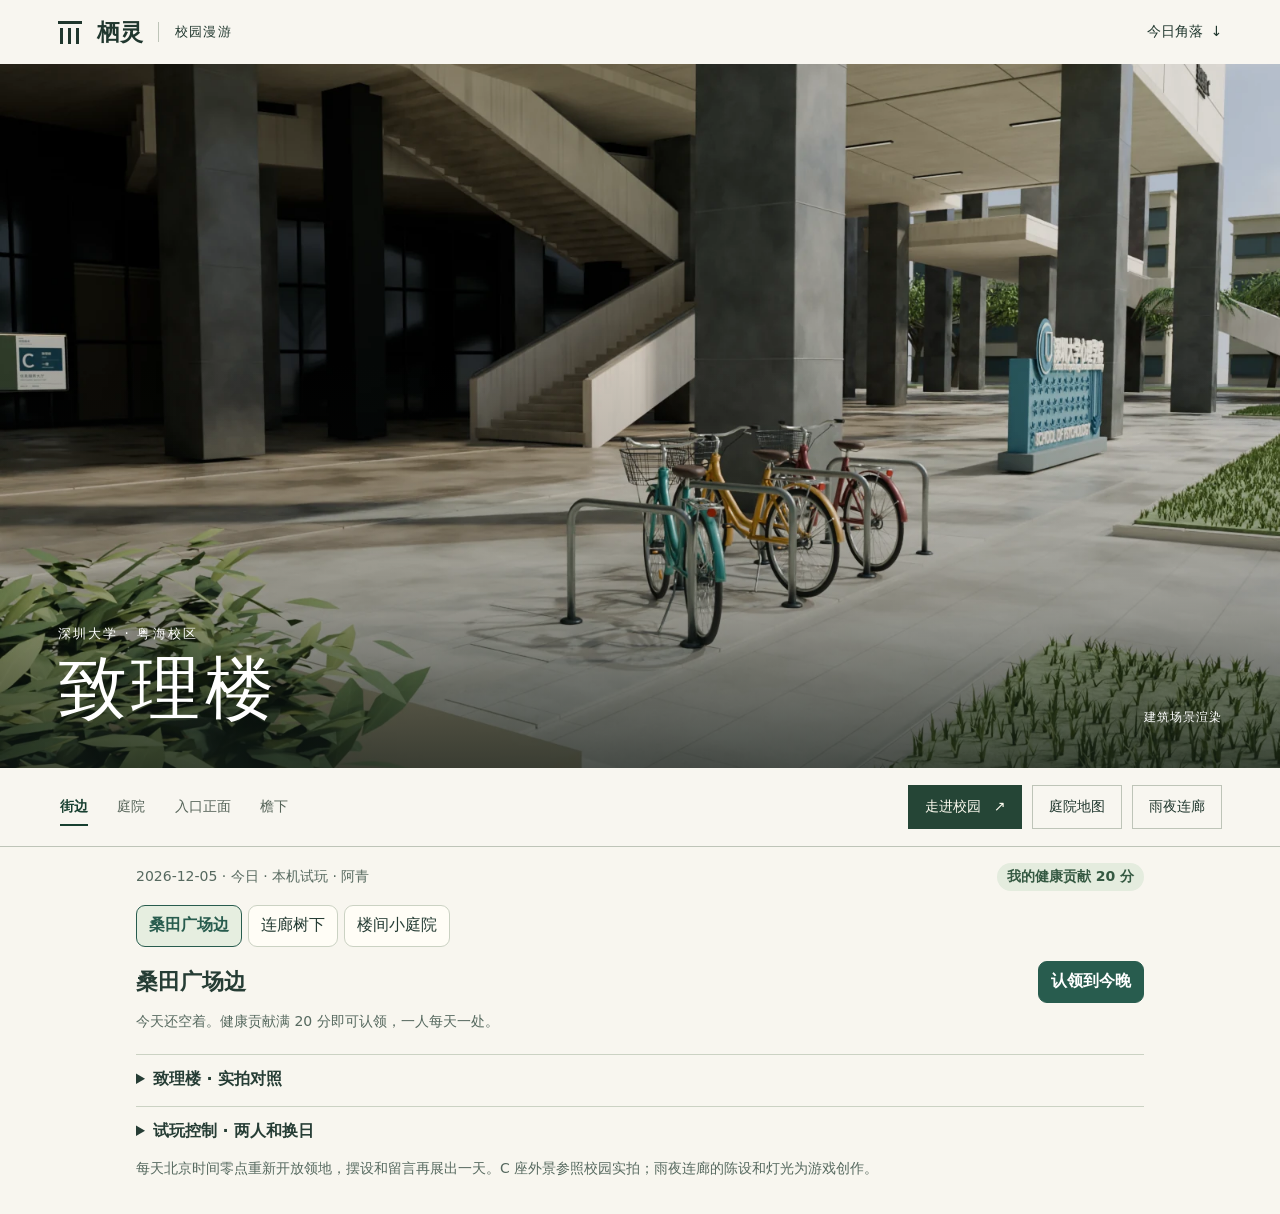
<file: Scripts/campus3d/page.html>
<!doctype html>
<html lang="zh-CN">
<head>
  <meta charset="utf-8">
  <meta name="viewport" content="width=device-width, initial-scale=1">
  <title>栖灵 · 粤海校园</title>
  <script>
    const preview = new URL("../../Resources/CampusGarden.html", window.location.href);
    preview.search = window.location.search;
    preview.hash = window.location.hash;
    window.location.replace(preview.href);
  </script>
</head>
<body>
  <p><a href="../../Resources/CampusGarden.html">打开校园全景</a></p>
</body>
</html>
</file>
<file: bay.css>
@font-face {
  font-family: QilingJournal;
  src: url("assets/QilingJournal.ttf") format("truetype");
  font-display: swap;
}
:root {
  --ink: #2a3042; --navy: #334563; --muted: #605950;
  --paper: #f5edde; --cream: #fff9ef; --rule: #c0b09a;
  --rust: #97452e; --blush: #f2dcca;
  --ui: -apple-system, BlinkMacSystemFont, "Segoe UI", "PingFang SC", "Microsoft YaHei", sans-serif;
  --journal: QilingJournal, var(--ui);
}
* { box-sizing: border-box }
[hidden] { display: none !important }
body {
  margin: 0; min-height: 100svh; display: grid; place-items: center; padding: 24px 15px;
  font: 16px/1.5 var(--ui);
  color: var(--ink); background-color: #e4dfd9;
  background-image: radial-gradient(#81747333 1px,transparent 1.2px), linear-gradient(125deg,#efe6db,transparent 62%,#cfccda);
  background-size: 9px 9px,100% 100%;
}
button { font: inherit; color: inherit; cursor: pointer; touch-action: manipulation }
button:focus-visible { outline: 3px solid #accfea; outline-offset: 2px; box-shadow: 0 0 0 5px var(--navy); z-index: 2 }
.game {
  position: relative; isolation: isolate; width: min(100%,720px);
  border: 2px solid #615c62; background: var(--paper);
  box-shadow: 0 3px #c0b39f,0 5px #716864,0 18px 44px #413a4a30;
}
.scene { position: relative; overflow: hidden; height:clamp(320px,74svh,820px); background: #a3c7bc; contain: paint }
.world { position: absolute; left: 0; top: 0; will-change: transform }
.plate { position: absolute; inset: 0; width: 100%; height: 100%; image-rendering: pixelated; user-select: none }
.plate {width:calc(50% + .5px)}
.plate.east {left:50%;width:50%}
.tide { position:absolute; inset:0; width:100%; height:100%; pointer-events:none }
.haze {position:absolute;top:0;left:0;pointer-events:none}
.glint { position: absolute; width: .5%; height: 2px; background: #fff7cc; animation: glimmer 3s steps(4) infinite }
@keyframes glimmer { 0%,100%{opacity:.08;scale:.55 1} 50%{opacity:.85;scale:1.2 1} }
.gull { position: absolute; width: 10px; height: 5px; opacity: .7; color: #466064; animation: drift 22s ease-in-out infinite alternate }
.gull::before,.gull::after { content:""; position:absolute; width:5px; height:2px; background:currentColor; top:2px }
.gull::after { left:5px; top:0 }
@keyframes drift { to { translate: 66px -12px } }
.lamp { position:absolute; width:1.5%; height:1.9%; border-radius:50%; transform:translate(-50%,-50%); background:#5a5c5b }
.lamp.on { background:#fff2af; box-shadow:0 0 8px 4px #ffdc7ce0,0 0 23px 10px #ffc74e78 }
.pet { position:absolute; width:9%; image-rendering:pixelated; transform:translate(-50%,-50%) }
.pet.guest { width:8.5% }
.hud { position:absolute; top:14px; left:14px; right:14px; display:flex; justify-content:space-between; align-items:flex-start; pointer-events:none }
.sign {
  padding:7px 14px 10px; color:var(--cream); background:var(--navy);
  border:1px solid #262e43; border-left:4px solid #ddad87;
}
.sign small { display:block; color:#f0d2b1; font:500 13px/1.4 var(--ui); font-variant-numeric:tabular-nums }
h1 { margin:3px 0 0; font:36px/1.15 var(--journal) }
.key {
  display:inline-flex; gap:8px; align-items:center; justify-content:center;
  min-height:46px; padding:8px 17px; border:1px solid var(--rule); border-radius:2px;
  color:var(--ink); background:var(--cream); font:600 16px/1.35 var(--ui);
}
.key:hover { background:#fffdf7 }
.key:active { background:#f0e4d5 }
.key:disabled { cursor:default; background:var(--paper); color:var(--muted) }
.key.primary { background:var(--navy); border-color:#26354c; color:var(--cream) }
.key.primary:hover { background:#405371 }
.key.primary:active { background:#293a55 }
.key.primary:disabled { background:var(--paper); color:var(--muted); border-color:var(--rule) }
.wallet,.field-info strong,.field-chart,.shop-balance,.price {font-variant-numeric:tabular-nums}
.wallet { pointer-events:auto; min-width:76px; font-size:21px }
.icon { width:22px; height:22px; image-rendering:pixelated }
.dock { position:relative; padding:13px clamp(15px,3.5vw,22px) 2px; background:var(--paper) }
.dock::before {
  content:""; position:absolute; inset:0 0 auto; height:4px;
  background:repeating-linear-gradient(135deg,var(--rust) 0 5px,transparent 5px 14px,var(--navy) 14px 19px,transparent 19px 28px);
}
.route { display:flex; align-items:center; list-style:none; margin:0 0 8px; padding:0; color:var(--muted); font:500 14px/1.45 var(--ui) }
.route li { display:flex; gap:8px; align-items:center; flex:1; white-space:nowrap }
.route li:last-child { flex:0 }
.route li::before { content:""; width:8px; height:8px; flex:none; border:1.5px solid #817565; transform:rotate(45deg) }
.route li:not(:last-child)::after { content:""; height:1px; min-width:5px; flex:1; margin-right:8px; border-top:1px dashed #ad9d88 }
.route li.on { color:var(--rust) }
.route li.on::before { background:#bd7653; border-color:var(--rust) }
.paper {
  display:flex; align-items:center; gap:12px; padding:8px 12px;
  color:var(--ink); background:var(--cream); border-left:3px solid var(--rust);
}
.portrait {
  position:relative; flex:none; display:grid; place-items:center; width:44px; height:46px;
  background:linear-gradient(158deg,#f6e3d0,#ecd1bd); border:1px solid #d7bca8;
}
.portrait::after { content:""; position:absolute; inset:3px; border:1px dashed #b28c72; pointer-events:none }
#face { width:38px; height:38px; image-rendering:pixelated }
.dialogue { min-width:0 }
h2 { margin:0; font-size:21px; line-height:1.4; font-weight:650 }
.dialogue p { margin:4px 0 0; font-size:15px; line-height:1.65; color:var(--muted) }
.controls { display:flex; flex-wrap:wrap; gap:10px; margin:9px 0 5px }
.controls .primary { min-width:145px }
footer { display:flex; justify-content:space-between; align-items:center; border-top:1px solid #d6c9b6; color:var(--muted); font-size:12px }
.replay,.dismiss { background:transparent; border:0; padding:7px; min-height:44px; color:inherit }
.replay { color:var(--muted); text-decoration:underline; text-underline-offset:3px; font-size:13px }
dialog { position:fixed; width:min(430px,calc(100vw - 32px)); max-height:90svh; overflow:auto; padding:0; border:2px solid var(--rule); background:var(--cream); color:var(--ink); box-shadow:3px 5px #584a4445 }
dialog::backdrop { background:#252638ad }
.sheetText { padding:22px }
.sheetText h2 { padding-right:32px }
.sheetText p { margin:8px 0 14px; color:var(--muted) }
.dismiss { position:absolute; top:4px; right:5px; width:44px; background:var(--navy); color:var(--cream); font-size:26px; line-height:1 }
#entries { padding:0; margin:0 0 17px; list-style:none }
#entries li { display:flex; justify-content:space-between; gap:8px; border-top:1px solid var(--rule); padding:8px 0; font-size:15px }
#entries b { color:var(--rust); white-space:nowrap }
#postArt { display:block; width:100%; height:auto; image-rendering:pixelated }
@media (max-width:580px) {
  body { padding:0; display:block; background:var(--paper) }
  .game { width:100%; min-height:100svh; border:0; box-shadow:none; background:var(--paper) }
  .scene { aspect-ratio:auto; height:clamp(70.5svh,calc(100svh - 185px),76.5svh) }
  .hud { inset:12px 12px auto }
  .dock { padding:10px 14px max(4px,env(safe-area-inset-bottom)) }
  .paper { padding:6px 9px; gap:9px; min-height:54px }
  h2 { font-size:18px }
  .route { font-size:14px }
}
@media(max-width:360px) {
  .route li { gap:4px }
  .route li:not(:last-child)::after { margin-right:5px }
  .portrait { width:45px; height:49px }
  #face { width:39px; height:39px }
  .controls #journal { min-width:85px }
  .key { font-size:17px; padding-inline:10px }
}
.purse { display:grid; justify-items:end; gap:4px }
.wallet { gap:6px; font-variant-numeric:tabular-nums }
.wallet .icon { width:18px; height:18px }
#earning { padding:2px 7px; color:var(--cream); background:var(--navy); border:1px solid #dcb592; font:13px/1.5 var(--ui) }
#earning.credit { animation:credit-in .6s ease-out }
@keyframes credit-in { from { opacity:0; transform:translateY(7px) } }
.souvenir { position:absolute; image-rendering:pixelated; transform:translate(-50%,-100%); pointer-events:none }
.shop-cover { position:relative; overflow:hidden; background:var(--navy) }
#shopArt { display:block; width:100%; height:auto; image-rendering:pixelated }
.shop-cover h2 { position:absolute; left:12px; top:10px; font:28px/1.25 var(--journal); padding:4px 11px; color:var(--cream); background:var(--navy); border-left:3px solid #e3a27c }
.shop-cover .dismiss { min-height:36px; width:36px; top:8px; right:8px; padding:3px }
.shop-body { padding:14px 18px 16px }
.shop-balance { display:flex; align-items:baseline; justify-content:space-between; font-weight:600 }
.shop-balance strong { font-size:22px; color:var(--rust); font-variant-numeric:tabular-nums }
#income { margin:1px 0 12px; color:var(--muted); font-size:13px }
#goods { list-style:none; padding:0; margin:0 }
#goods li { display:grid; grid-template-columns:48px minmax(0,1fr) auto; align-items:center; gap:9px; padding:12px 0; border-top:1px dashed var(--rule) }
#goods img { display:block; width:48px; height:48px; object-fit:contain; image-rendering:pixelated; padding:5px; background:var(--paper); border:1px solid #decbb4 }
.item-name { display:block; font-weight:650 }
.item-place,.price small { display:block; font-size:12px; color:var(--muted) }
.price { text-align:right }
.price .key { font-size:15px; min-height:42px; padding:6px 9px }
.price .key:disabled { cursor:default; color:var(--muted); background:var(--paper); box-shadow:none }
.saving { display:block; width:100%; height:5px; margin-top:6px; border:0; background:var(--blush); color:var(--rust); accent-color:var(--rust) }
.saving::-webkit-progress-bar { background:var(--blush) }
.saving::-webkit-progress-value { background:var(--rust) }
.sample-day { padding:8px 0; min-height:44px; width:100%; background:none; color:var(--navy); border:0; border-top:1px dashed var(--rule); font-size:14px; text-decoration:underline; text-underline-offset:3px }
.placed { color:var(--rust); font-size:13px }
#saleNote { color:var(--rust); margin:4px 0 12px; font-size:14px }
#saleNote:empty { display:none }
#backToBay { width:100%; margin-top:5px }
@media(max-width:580px) {
  .route { margin-bottom:6px }
  .dialogue p { margin-top:2px; font-size:14px; line-height:1.4 }
  .controls { margin:7px 0 2px }
  footer .replay { min-height:32px; padding:4px 7px }
}
@media (prefers-reduced-motion:reduce) {
  *,*::before,*::after { animation:none!important; transition:none!important }
}

.sign {pointer-events:auto;text-align:left;max-width:70%}
#districtName {display:block;margin-top:2px;font:clamp(26px,4.8vw,34px)/1.25 var(--journal)}
.world,.pet {transition:transform .95s ease-in-out,left .95s ease-in-out,top .95s ease-in-out}
.pet,.pet.guest {transform:translate(-50%,-94%);filter:drop-shadow(1px 2px 1px #25233250)}
.controls {display:grid;grid-template-columns:auto auto auto;justify-content:start;gap:7px}
.controls .key,.controls .primary,.controls #journal {min-width:0}
.controls .key:disabled {color:#665d54;cursor:default;background:#eee4d2;box-shadow:none}
#choices {display:flex;flex-wrap:wrap;align-items:center;gap:7px;margin:0 0 14px}
#choices h3 {width:100%;margin:12px 0 0;color:#695447;font-size:14px}
#choices small {color:var(--muted);line-height:1.45}
#choices .key {font:600 15px/1.35 var(--ui);min-height:42px;padding:8px 11px}
#choices [aria-pressed=true] {color:#fff5de;background:var(--navy);border-color:var(--navy)}
#choices .atlas-row {border:1px solid #cdbaa3;background:var(--paper);padding:4px;display:flex;gap:10px;width:100%;align-items:center;text-align:left}
.atlas-row img {width:74px;height:47px;object-fit:cover;image-rendering:pixelated}
.atlas-row span {display:grid;gap:2px}.atlas-row small {font-size:12px}
.atlas-row:disabled {opacity:.74;filter:saturate(.45);cursor:default}
.paper-link {border:0;background:transparent;min-height:38px;text-decoration:underline;text-underline-offset:3px;color:var(--rust)}
.pet-cards {width:100%;display:grid;grid-template-columns:repeat(3,1fr);gap:6px}
.pet-card {display:grid;place-items:center;gap:2px;background:var(--paper);border:1px solid var(--rule);padding:5px;color:var(--ink)}
.pet-card img {width:52px;height:52px;image-rendering:pixelated}
#placement {border:1px solid var(--rule);padding:10px;margin:6px 0}
#placement label {display:flex;align-items:center;gap:10px;margin:8px 0 12px}
#placeX {width:62%;accent-color:var(--rust)} #placeArea {font:inherit;background:var(--cream);color:var(--ink)}
#placement .key {min-height:40px;font-size:15px}
@media(max-width:580px){.controls .key {padding:7px 10px;gap:5px;font-size:16px}.sign small {font-size:12px}.hud .wallet {font-size:16px}}
@media(prefers-reduced-motion:reduce){.world,.pet {transition:none}}


.scene {touch-action:pan-y;cursor:grab;user-select:none}.scene:active {cursor:grabbing}.world.panning {transition:none} #follow {position:absolute;right:12px;font-size:14px;padding:4px 9px;min-height:38px}

#earning {pointer-events:auto;min-height:32px;padding-inline:8px}.portrait {padding:0}

/* Position is sampled once per animation frame for the pet and its camera together. */
.world, .world .pet {transition:none}
.glint {width:4px}
.lamp {width:calc(var(--scene-unit) * .025);height:calc(var(--scene-unit) * .030);
  border:2px solid #554656;border-radius:2px;background:#687077}
.lamp::after {content:"";position:absolute;left:40%;top:100%;width:3px;
  height:calc(var(--scene-unit) * .052);background:#494750}
.lamp.on {background:#ffe9a4;box-shadow:0 0 9px 4px #ffcf7788}
.departure {pointer-events:none;z-index:1}
.pet.gait {
  aspect-ratio:1;opacity:0;pointer-events:none;background-repeat:no-repeat;
  background-size:400% 100%;image-rendering:pixelated;
}
.striding .pet.gait {opacity:1;animation:paw-cycle var(--stride-period,.62s) step-end infinite}
.striding .pet.gait.guest {animation-delay:-.19s}
.striding .pet.resting {opacity:0}
@keyframes paw-cycle {
  0% {background-position:0% 0}
  25% {background-position:33.333333% 0}
  50% {background-position:66.666667% 0}
  75% {background-position:100% 0}
}
@media(prefers-reduced-motion:reduce){
  .world .pet.gait {display:none}
  .world .pet.resting {opacity:1}
}

.travelers {pointer-events:none;z-index:2}

/* Pet effects share the feet of the walking sprite, even while the camera pans. */
.trail-magic,#callPet {position:absolute;left:var(--pet-x);top:var(--pet-y);width:var(--pet-side);height:var(--pet-side);transform:translate(-50%,-94%)}
.trail-magic {z-index:2;pointer-events:none}
#callPet {z-index:3;min-width:44px;min-height:44px;overflow:visible;border:0;background:transparent}
#callPet span {position:absolute;bottom:100%;left:50%;transform:translateX(-50%);white-space:nowrap;padding:1px 7px;border:1px solid #b69e7e;background:#fff7e8;color:#393345;border-radius:8px;font:600 12px/1.5 var(--ui)}
#callPet::before {content:"";position:absolute;inset:-20px 0 0}
.breeze {position:absolute;z-index:1;inset:0;pointer-events:none;overflow:hidden}
.breeze i {position:absolute;left:-20px;top:31%;width:12px;height:6px;background:#45445a;clip-path:polygon(0 0,48% 40%,100% 0,100% 28%,48% 83%,0 30%);animation:coast-flight 25s linear infinite}
.breeze i:nth-child(2) {top:34%;animation-delay:-2s}.breeze i:nth-child(3) {top:36%;animation-delay:-4s}
[data-coast="false"] .breeze i {width:6px;height:3px;top:40%;border-radius:100% 0;background:#eab36e;clip-path:none;animation-duration:15s}
[data-coast="false"] .breeze i:nth-child(2){top:48%;animation-delay:-5s}
[data-coast="false"] .breeze i:nth-child(3){top:59%;animation-delay:-10s}
@keyframes coast-flight {0%{left:-20px;translate:0 0}35%{translate:0 -7px}70%{translate:0 6px}100%{left:102%;translate:0 0}}
.trail-magic .tracks {display:none;position:absolute;bottom:4%;left:8%;width:6%;height:3%;border-radius:50%;background:#ffdc87;box-shadow:-8px 3px #f5cf8f,-16px 0 #e9c68e}
.trail-magic .firefly {display:none;position:absolute;left:20%;top:22%;width:4px;height:4px;border-radius:50%;background:#fff4bd;box-shadow:0 0 5px 2px #ffdc70;animation:trail-firefly 3.1s ease-in-out infinite alternate}
.trail-magic .f2 {left:81%;top:32%;animation-delay:-2.1s}
@keyframes trail-firefly {to{translate:5px -8px}}
.trail-magic .constellation {display:none;position:absolute;inset:-10% 0 auto;width:100%;color:#fff2b9;filter:drop-shadow(0 0 2px #875b35)}
.scene:not([data-trick="0"]) .tracks,.scene:is([data-trick="2"],[data-trick="3"]) .firefly,
.scene[data-trick="3"].calling .constellation {display:block}
.travelers:not(.striding) .resting {transform-origin:50% 94%;animation:trail-breathe 3.2s ease-in-out infinite}
@keyframes trail-breathe {50%{scale:1 1.025}}
.scene.calling #me,.scene.calling #me-walk {animation-name:trail-hop;animation-duration:.66s;animation-iteration-count:1}
.scene.calling .striding #me-walk {animation:paw-cycle var(--stride-period,.62s) step-end infinite,trail-hop .66s ease-in-out}
@keyframes trail-hop {45%{translate:0 calc(var(--pet-side) * -.23)}}
#nextLight {margin-top:3px;color:#ffebc5;font-size:12px}
#trailGrowth {display:block;color:var(--rust);font-size:12px;line-height:1.6}
@media(prefers-reduced-motion:reduce){
  .breeze i,.trail-magic .firefly,.travelers .resting,.scene.calling #me,.scene.calling #me-walk {animation:none!important}
}

#journeyPage {position:relative}
.field-tabs {position:sticky;bottom:0;z-index:6;display:grid;grid-template-columns:repeat(5,1fr);background:var(--cream);border-top:1px solid var(--rule)}
.field-tabs button {min-height:51px;display:grid;place-content:center;gap:2px;border:0;border-top:3px solid transparent;background:transparent;color:var(--muted);font:500 13px/1.35 var(--ui)}
.field-tabs button span {font:18px/1 system-ui,sans-serif}
.field-tabs button[aria-current] {color:var(--rust);border-top-color:var(--rust);background:#f9eddf}
#fieldPage {padding:12px;min-height:min(720px,78svh);background:var(--paper);--pad:clamp(12px,3vw,20px)}
.field-cover {position:relative;isolation:isolate;display:flex;align-items:flex-start;flex-direction:column;overflow:hidden;height:clamp(170px,30svh,245px);border-bottom:4px solid var(--navy)}
.field-cover>img:first-child {position:absolute;inset:0;z-index:-1;width:100%;height:100%;object-fit:cover;image-rendering:pixelated}
.field-cover header {margin:12px;padding:7px 11px;color:var(--cream);background:var(--navy);border:1px solid var(--rule)}
.field-cover header small {font-size:12px}.field-cover h1 {margin:2px 0;font:30px/1.25 var(--journal)}
#fieldPage[data-view=companion] .field-cover {height:clamp(236px,40svh,345px)}
.camp-pet {position:absolute;bottom:0;left:50%;transform:translateX(-50%);width:145px;height:145px;border:0;background:none}
.camp-pet img,.stamp-pet {width:100%;height:100%;image-rendering:pixelated;object-fit:contain}
.camp-pet:active img {transform:translateY(-4px)}.camp-pet output:not(:empty) {position:absolute;bottom:84%;left:50%;transform:translateX(-50%);white-space:nowrap;background:var(--cream);border:1px solid var(--rule);font-size:13px;padding:4px 10px}
.field-leaf {margin:12px 0;padding:var(--pad);background:var(--cream);border:1px solid var(--rule);display:grid;gap:9px}
.field-leaf h2,.field-label {margin:0;font:600 19px/1.45 var(--ui);color:var(--navy)}
.field-leaf p {margin:0;color:var(--muted);font-size:14px}
.field-actions {display:flex;flex-wrap:wrap;gap:7px}.field-actions .key {flex:1;min-height:44px;font:600 15px/1.4 var(--ui)}
.field-info {display:flex;justify-content:space-between;align-items:center;gap:10px;border-bottom:1px dashed var(--rule);padding:6px 0;font-size:14px}
.field-info strong {color:var(--rust)}.field-info:last-child {border:0}
.field-pass {display:flex;gap:16px;align-items:center}.stamp-pet {width:67px;height:76px;border:1px solid var(--rule);background:var(--blush)}
.field-chart {display:grid;grid-template-columns:repeat(7,minmax(0,1fr));gap:5px;align-items:end}
.field-chart span {display:grid;justify-items:center;align-content:end;height:83px;font-size:11px;color:var(--muted)}
.field-chart i {width:60%;max-width:28px;background:var(--navy);border-top:2px solid var(--rust);min-height:2px;margin-bottom:5px}
.field-note {display:block;margin-top:12px;color:var(--muted);font-size:12px}
#benchEntry {position:absolute;left:12px;min-height:42px;font-size:15px;border-left:4px solid var(--rust);background:#fff7e9}
#benchProps canvas {position:absolute;width:calc(var(--scene-unit) * .12);transform:translate(-50%,-100%);image-rendering:pixelated}
.bench-scene {display:block;width:100%;height:auto;image-rendering:pixelated;border:1px solid var(--rule)}
.bench-map {position:relative;width:100%}
.glass-target {position:absolute;transform:translate(-50%,-50%);background:transparent;color:var(--ink);border:0;padding:0 5px;min-height:44px;min-width:44px;font:600 14px/1.3 var(--ui);isolation:isolate;white-space:nowrap}
.glass-target::before {content:"";position:absolute;z-index:-1;inset:8px 0;background:#fff8e8;border:1px solid var(--rule)}
.glass-target.pick {left:54%;top:83%}.glass-target.chime {left:22%;top:84%}.glass-target.lamp {left:73%;top:78%}
.bench-note {width:100%;font-size:15px;line-height:1.5;color:var(--ink)}
.bench-note:empty {display:none}
#choices:has(.bench-scene) h3 {color:var(--navy);font:600 18px/1.45 var(--ui);margin:6px 0 2px}
#choices .bench-status {margin:0 0 5px;font-size:15px}
.bench-route {display:flex;align-items:center;gap:10px;width:100%;padding:5px 9px;background:var(--paper);border:1px solid var(--rule);text-align:left}
.bench-route:after {content:"›";margin-left:auto;color:var(--rust);font-size:22px}
.bench-route canvas {width:44px;height:44px;image-rendering:pixelated}
.bench-route strong,.bench-route small {display:block}
@media(max-width:580px) {#fieldPage {padding:8px}.scene {height:clamp(280px,65svh,690px)}}
</file>
<file: Preview/bay.css>
@font-face {
  font-family: QilingJournal;
  src: url("../Resources/QilingJournal.ttf") format("truetype");
  font-display: swap;
}
:root {
  --ink: #2a3042; --navy: #334563; --muted: #605950;
  --paper: #f5edde; --cream: #fff9ef; --rule: #c0b09a;
  --rust: #97452e; --blush: #f2dcca;
  --ui: -apple-system, BlinkMacSystemFont, "Segoe UI", "PingFang SC", "Microsoft YaHei", sans-serif;
  --journal: QilingJournal, var(--ui);
}
* { box-sizing: border-box }
[hidden] { display: none !important }
body {
  margin: 0; min-height: 100svh; display: grid; place-items: center; padding: 24px 15px;
  font: 16px/1.5 var(--ui);
  color: var(--ink); background-color: #e4dfd9;
  background-image: radial-gradient(#81747333 1px,transparent 1.2px), linear-gradient(125deg,#efe6db,transparent 62%,#cfccda);
  background-size: 9px 9px,100% 100%;
}
button { font: inherit; color: inherit; cursor: pointer; touch-action: manipulation }
button:focus-visible { outline: 3px solid #accfea; outline-offset: 2px; box-shadow: 0 0 0 5px var(--navy); z-index: 2 }
.game {
  position: relative; isolation: isolate; width: min(100%,720px);
  border: 2px solid #615c62; background: var(--paper);
  box-shadow: 0 3px #c0b39f,0 5px #716864,0 18px 44px #413a4a30;
}
.scene { position: relative; overflow: hidden; height:clamp(320px,74svh,820px); background: #a3c7bc; contain: paint }
.world { position: absolute; left: 0; top: 0; will-change: transform }
.plate { position: absolute; inset: 0; width: 100%; height: 100%; image-rendering: pixelated; user-select: none }
.plate {width:calc(50% + .5px)}
.plate.east {left:50%;width:50%}
.tide { position:absolute; inset:0; width:100%; height:100%; pointer-events:none }
.haze {position:absolute;top:0;left:0;pointer-events:none}
.glint { position: absolute; width: .5%; height: 2px; background: #fff7cc; animation: glimmer 3s steps(4) infinite }
@keyframes glimmer { 0%,100%{opacity:.08;scale:.55 1} 50%{opacity:.85;scale:1.2 1} }
.gull { position: absolute; width: 10px; height: 5px; opacity: .7; color: #466064; animation: drift 22s ease-in-out infinite alternate }
.gull::before,.gull::after { content:""; position:absolute; width:5px; height:2px; background:currentColor; top:2px }
.gull::after { left:5px; top:0 }
@keyframes drift { to { translate: 66px -12px } }
.lamp { position:absolute; width:1.5%; height:1.9%; border-radius:50%; transform:translate(-50%,-50%); background:#5a5c5b }
.lamp.on { background:#fff2af; box-shadow:0 0 8px 4px #ffdc7ce0,0 0 23px 10px #ffc74e78 }
.pet { position:absolute; width:9%; image-rendering:pixelated; transform:translate(-50%,-50%) }
.pet.guest { width:8.5% }
.hud { position:absolute; top:14px; left:14px; right:14px; display:flex; justify-content:space-between; align-items:flex-start; pointer-events:none }
.sign {
  padding:7px 14px 10px; color:var(--cream); background:var(--navy);
  border:1px solid #262e43; border-left:4px solid #ddad87;
}
.sign small { display:block; color:#f0d2b1; font:500 13px/1.4 var(--ui); font-variant-numeric:tabular-nums }
h1 { margin:3px 0 0; font:36px/1.15 var(--journal) }
.key {
  display:inline-flex; gap:8px; align-items:center; justify-content:center;
  min-height:46px; padding:8px 17px; border:1px solid var(--rule); border-radius:2px;
  color:var(--ink); background:var(--cream); font:600 16px/1.35 var(--ui);
}
.key:hover { background:#fffdf7 }
.key:active { background:#f0e4d5 }
.key:disabled { cursor:default; background:var(--paper); color:var(--muted) }
.key.primary { background:var(--navy); border-color:#26354c; color:var(--cream) }
.key.primary:hover { background:#405371 }
.key.primary:active { background:#293a55 }
.key.primary:disabled { background:var(--paper); color:var(--muted); border-color:var(--rule) }
.wallet,.field-info strong,.field-chart,.shop-balance,.price {font-variant-numeric:tabular-nums}
.wallet { pointer-events:auto; min-width:76px; font-size:21px }
.icon { width:22px; height:22px; image-rendering:pixelated }
.dock { position:relative; padding:13px clamp(15px,3.5vw,22px) 2px; background:var(--paper) }
.dock::before {
  content:""; position:absolute; inset:0 0 auto; height:4px;
  background:repeating-linear-gradient(135deg,var(--rust) 0 5px,transparent 5px 14px,var(--navy) 14px 19px,transparent 19px 28px);
}
.route { display:flex; align-items:center; list-style:none; margin:0 0 8px; padding:0; color:var(--muted); font:500 14px/1.45 var(--ui) }
.route li { display:flex; gap:8px; align-items:center; flex:1; white-space:nowrap }
.route li:last-child { flex:0 }
.route li::before { content:""; width:8px; height:8px; flex:none; border:1.5px solid #817565; transform:rotate(45deg) }
.route li:not(:last-child)::after { content:""; height:1px; min-width:5px; flex:1; margin-right:8px; border-top:1px dashed #ad9d88 }
.route li.on { color:var(--rust) }
.route li.on::before { background:#bd7653; border-color:var(--rust) }
.paper {
  display:flex; align-items:center; gap:12px; padding:8px 12px;
  color:var(--ink); background:var(--cream); border-left:3px solid var(--rust);
}
.portrait {
  position:relative; flex:none; display:grid; place-items:center; width:44px; height:46px;
  background:linear-gradient(158deg,#f6e3d0,#ecd1bd); border:1px solid #d7bca8;
}
.portrait::after { content:""; position:absolute; inset:3px; border:1px dashed #b28c72; pointer-events:none }
#face { width:38px; height:38px; image-rendering:pixelated }
.dialogue { min-width:0 }
h2 { margin:0; font-size:21px; line-height:1.4; font-weight:650 }
.dialogue p { margin:4px 0 0; font-size:15px; line-height:1.65; color:var(--muted) }
.controls { display:flex; flex-wrap:wrap; gap:10px; margin:9px 0 5px }
.controls .primary { min-width:145px }
footer { display:flex; justify-content:space-between; align-items:center; border-top:1px solid #d6c9b6; color:var(--muted); font-size:12px }
.replay,.dismiss { background:transparent; border:0; padding:7px; min-height:44px; color:inherit }
.replay { color:var(--muted); text-decoration:underline; text-underline-offset:3px; font-size:13px }
dialog { position:fixed; width:min(430px,calc(100vw - 32px)); max-height:90svh; overflow:auto; padding:0; border:2px solid var(--rule); background:var(--cream); color:var(--ink); box-shadow:3px 5px #584a4445 }
dialog::backdrop { background:#252638ad }
.sheetText { padding:22px }
.sheetText h2 { padding-right:32px }
.sheetText p { margin:8px 0 14px; color:var(--muted) }
.dismiss { position:absolute; top:4px; right:5px; width:44px; background:var(--navy); color:var(--cream); font-size:26px; line-height:1 }
#entries { padding:0; margin:0 0 17px; list-style:none }
#entries li { display:flex; justify-content:space-between; gap:8px; border-top:1px solid var(--rule); padding:8px 0; font-size:15px }
#entries b { color:var(--rust); white-space:nowrap }
#postArt { display:block; width:100%; height:auto; image-rendering:pixelated }
@media (max-width:580px) {
  body { padding:0; display:block; background:var(--paper) }
  .game { width:100%; min-height:100svh; border:0; box-shadow:none; background:var(--paper) }
  .scene { aspect-ratio:auto; height:clamp(70.5svh,calc(100svh - 185px),76.5svh) }
  .hud { inset:12px 12px auto }
  .dock { padding:10px 14px max(4px,env(safe-area-inset-bottom)) }
  .paper { padding:6px 9px; gap:9px; min-height:54px }
  h2 { font-size:18px }
  .route { font-size:14px }
}
@media(max-width:360px) {
  .route li { gap:4px }
  .route li:not(:last-child)::after { margin-right:5px }
  .portrait { width:45px; height:49px }
  #face { width:39px; height:39px }
  .controls #journal { min-width:85px }
  .key { font-size:17px; padding-inline:10px }
}
.purse { display:grid; justify-items:end; gap:4px }
.wallet { gap:6px; font-variant-numeric:tabular-nums }
.wallet .icon { width:18px; height:18px }
#earning { padding:2px 7px; color:var(--cream); background:var(--navy); border:1px solid #dcb592; font:13px/1.5 var(--ui) }
#earning.credit { animation:credit-in .6s ease-out }
@keyframes credit-in { from { opacity:0; transform:translateY(7px) } }
.souvenir { position:absolute; image-rendering:pixelated; transform:translate(-50%,-100%); pointer-events:none }
.shop-cover { position:relative; overflow:hidden; background:var(--navy) }
#shopArt { display:block; width:100%; height:auto; image-rendering:pixelated }
.shop-cover h2 { position:absolute; left:12px; top:10px; font:28px/1.25 var(--journal); padding:4px 11px; color:var(--cream); background:var(--navy); border-left:3px solid #e3a27c }
.shop-cover .dismiss { min-height:36px; width:36px; top:8px; right:8px; padding:3px }
.shop-body { padding:14px 18px 16px }
.shop-balance { display:flex; align-items:baseline; justify-content:space-between; font-weight:600 }
.shop-balance strong { font-size:22px; color:var(--rust); font-variant-numeric:tabular-nums }
#income { margin:1px 0 12px; color:var(--muted); font-size:13px }
#goods { list-style:none; padding:0; margin:0 }
#goods li { display:grid; grid-template-columns:48px minmax(0,1fr) auto; align-items:center; gap:9px; padding:12px 0; border-top:1px dashed var(--rule) }
#goods img { display:block; width:48px; height:48px; object-fit:contain; image-rendering:pixelated; padding:5px; background:var(--paper); border:1px solid #decbb4 }
.item-name { display:block; font-weight:650 }
.item-place,.price small { display:block; font-size:12px; color:var(--muted) }
.price { text-align:right }
.price .key { font-size:15px; min-height:42px; padding:6px 9px }
.price .key:disabled { cursor:default; color:var(--muted); background:var(--paper); box-shadow:none }
.saving { display:block; width:100%; height:5px; margin-top:6px; border:0; background:var(--blush); color:var(--rust); accent-color:var(--rust) }
.saving::-webkit-progress-bar { background:var(--blush) }
.saving::-webkit-progress-value { background:var(--rust) }
.sample-day { padding:8px 0; min-height:44px; width:100%; background:none; color:var(--navy); border:0; border-top:1px dashed var(--rule); font-size:14px; text-decoration:underline; text-underline-offset:3px }
.placed { color:var(--rust); font-size:13px }
#saleNote { color:var(--rust); margin:4px 0 12px; font-size:14px }
#saleNote:empty { display:none }
#backToBay { width:100%; margin-top:5px }
@media(max-width:580px) {
  .route { margin-bottom:6px }
  .dialogue p { margin-top:2px; font-size:14px; line-height:1.4 }
  .controls { margin:7px 0 2px }
  footer .replay { min-height:32px; padding:4px 7px }
}
@media (prefers-reduced-motion:reduce) {
  *,*::before,*::after { animation:none!important; transition:none!important }
}

.sign {pointer-events:auto;text-align:left;max-width:70%}
#districtName {display:block;margin-top:2px;font:clamp(26px,4.8vw,34px)/1.25 var(--journal)}
.world,.pet {transition:transform .95s ease-in-out,left .95s ease-in-out,top .95s ease-in-out}
.pet,.pet.guest {transform:translate(-50%,-94%);filter:drop-shadow(1px 2px 1px #25233250)}
.controls {display:grid;grid-template-columns:auto auto auto;justify-content:start;gap:7px}
.controls .key,.controls .primary,.controls #journal {min-width:0}
.controls .key:disabled {color:#665d54;cursor:default;background:#eee4d2;box-shadow:none}
#choices {display:flex;flex-wrap:wrap;align-items:center;gap:7px;margin:0 0 14px}
#choices h3 {width:100%;margin:12px 0 0;color:#695447;font-size:14px}
#choices small {color:var(--muted);line-height:1.45}
#choices .key {font:600 15px/1.35 var(--ui);min-height:42px;padding:8px 11px}
#choices [aria-pressed=true] {color:#fff5de;background:var(--navy);border-color:var(--navy)}
#choices .atlas-row {border:1px solid #cdbaa3;background:var(--paper);padding:4px;display:flex;gap:10px;width:100%;align-items:center;text-align:left}
.atlas-row img {width:74px;height:47px;object-fit:cover;image-rendering:pixelated}
.atlas-row span {display:grid;gap:2px}.atlas-row small {font-size:12px}
.atlas-row:disabled {opacity:.74;filter:saturate(.45);cursor:default}
.paper-link {border:0;background:transparent;min-height:38px;text-decoration:underline;text-underline-offset:3px;color:var(--rust)}
.pet-cards {width:100%;display:grid;grid-template-columns:repeat(3,1fr);gap:6px}
.pet-card {display:grid;place-items:center;gap:2px;background:var(--paper);border:1px solid var(--rule);padding:5px;color:var(--ink)}
.pet-card img {width:52px;height:52px;image-rendering:pixelated}
#placement {border:1px solid var(--rule);padding:10px;margin:6px 0}
#placement label {display:flex;align-items:center;gap:10px;margin:8px 0 12px}
#placeX {width:62%;accent-color:var(--rust)} #placeArea {font:inherit;background:var(--cream);color:var(--ink)}
#placement .key {min-height:40px;font-size:15px}
@media(max-width:580px){.controls .key {padding:7px 10px;gap:5px;font-size:16px}.sign small {font-size:12px}.hud .wallet {font-size:16px}}
@media(prefers-reduced-motion:reduce){.world,.pet {transition:none}}


.scene {touch-action:pan-y;cursor:grab;user-select:none}.scene:active {cursor:grabbing}.world.panning {transition:none} #follow {position:absolute;right:12px;font-size:14px;padding:4px 9px;min-height:38px}

#earning {pointer-events:auto;min-height:32px;padding-inline:8px}.portrait {padding:0}

/* Position is sampled once per animation frame for the pet and its camera together. */
.world, .world .pet {transition:none}
.glint {width:4px}
.lamp {width:calc(var(--scene-unit) * .025);height:calc(var(--scene-unit) * .030);
  border:2px solid #554656;border-radius:2px;background:#687077}
.lamp::after {content:"";position:absolute;left:40%;top:100%;width:3px;
  height:calc(var(--scene-unit) * .052);background:#494750}
.lamp.on {background:#ffe9a4;box-shadow:0 0 9px 4px #ffcf7788}
.departure {pointer-events:none;z-index:1}
.pet.gait {
  aspect-ratio:1;opacity:0;pointer-events:none;background-repeat:no-repeat;
  background-size:400% 100%;image-rendering:pixelated;
}
.striding .pet.gait {opacity:1;animation:paw-cycle var(--stride-period,.62s) step-end infinite}
.striding .pet.gait.guest {animation-delay:-.19s}
.striding .pet.resting {opacity:0}
@keyframes paw-cycle {
  0% {background-position:0% 0}
  25% {background-position:33.333333% 0}
  50% {background-position:66.666667% 0}
  75% {background-position:100% 0}
}
@media(prefers-reduced-motion:reduce){
  .world .pet.gait {display:none}
  .world .pet.resting {opacity:1}
}

.travelers {pointer-events:none;z-index:2}

/* Pet effects share the feet of the walking sprite, even while the camera pans. */
.trail-magic,#callPet {position:absolute;left:var(--pet-x);top:var(--pet-y);width:var(--pet-side);height:var(--pet-side);transform:translate(-50%,-94%)}
.trail-magic {z-index:2;pointer-events:none}
#callPet {z-index:3;min-width:44px;min-height:44px;overflow:visible;border:0;background:transparent}
#callPet span {position:absolute;bottom:100%;left:50%;transform:translateX(-50%);white-space:nowrap;padding:1px 7px;border:1px solid #b69e7e;background:#fff7e8;color:#393345;border-radius:8px;font:600 12px/1.5 var(--ui)}
#callPet::before {content:"";position:absolute;inset:-20px 0 0}
.breeze {position:absolute;z-index:1;inset:0;pointer-events:none;overflow:hidden}
.breeze i {position:absolute;left:-20px;top:31%;width:12px;height:6px;background:#45445a;clip-path:polygon(0 0,48% 40%,100% 0,100% 28%,48% 83%,0 30%);animation:coast-flight 25s linear infinite}
.breeze i:nth-child(2) {top:34%;animation-delay:-2s}.breeze i:nth-child(3) {top:36%;animation-delay:-4s}
[data-coast="false"] .breeze i {width:6px;height:3px;top:40%;border-radius:100% 0;background:#eab36e;clip-path:none;animation-duration:15s}
[data-coast="false"] .breeze i:nth-child(2){top:48%;animation-delay:-5s}
[data-coast="false"] .breeze i:nth-child(3){top:59%;animation-delay:-10s}
@keyframes coast-flight {0%{left:-20px;translate:0 0}35%{translate:0 -7px}70%{translate:0 6px}100%{left:102%;translate:0 0}}
.trail-magic .tracks {display:none;position:absolute;bottom:4%;left:8%;width:6%;height:3%;border-radius:50%;background:#ffdc87;box-shadow:-8px 3px #f5cf8f,-16px 0 #e9c68e}
.trail-magic .firefly {display:none;position:absolute;left:20%;top:22%;width:4px;height:4px;border-radius:50%;background:#fff4bd;box-shadow:0 0 5px 2px #ffdc70;animation:trail-firefly 3.1s ease-in-out infinite alternate}
.trail-magic .f2 {left:81%;top:32%;animation-delay:-2.1s}
@keyframes trail-firefly {to{translate:5px -8px}}
.trail-magic .constellation {display:none;position:absolute;inset:-10% 0 auto;width:100%;color:#fff2b9;filter:drop-shadow(0 0 2px #875b35)}
.scene:not([data-trick="0"]) .tracks,.scene:is([data-trick="2"],[data-trick="3"]) .firefly,
.scene[data-trick="3"].calling .constellation {display:block}
.travelers:not(.striding) .resting {transform-origin:50% 94%;animation:trail-breathe 3.2s ease-in-out infinite}
@keyframes trail-breathe {50%{scale:1 1.025}}
.scene.calling #me,.scene.calling #me-walk {animation-name:trail-hop;animation-duration:.66s;animation-iteration-count:1}
.scene.calling .striding #me-walk {animation:paw-cycle var(--stride-period,.62s) step-end infinite,trail-hop .66s ease-in-out}
@keyframes trail-hop {45%{translate:0 calc(var(--pet-side) * -.23)}}
#nextLight {margin-top:3px;color:#ffebc5;font-size:12px}
#trailGrowth {display:block;color:var(--rust);font-size:12px;line-height:1.6}
@media(prefers-reduced-motion:reduce){
  .breeze i,.trail-magic .firefly,.travelers .resting,.scene.calling #me,.scene.calling #me-walk {animation:none!important}
}

#journeyPage {position:relative}
.field-tabs {position:sticky;bottom:0;z-index:6;display:grid;grid-template-columns:repeat(5,1fr);background:var(--cream);border-top:1px solid var(--rule)}
.field-tabs button {min-height:51px;display:grid;place-content:center;gap:2px;border:0;border-top:3px solid transparent;background:transparent;color:var(--muted);font:500 13px/1.35 var(--ui)}
.field-tabs button span {font:18px/1 system-ui,sans-serif}
.field-tabs button[aria-current] {color:var(--rust);border-top-color:var(--rust);background:#f9eddf}
#fieldPage {padding:12px;min-height:min(720px,78svh);background:var(--paper);--pad:clamp(12px,3vw,20px)}
.field-cover {position:relative;isolation:isolate;display:flex;align-items:flex-start;flex-direction:column;overflow:hidden;height:clamp(170px,30svh,245px);border-bottom:4px solid var(--navy)}
.field-cover>img:first-child {position:absolute;inset:0;z-index:-1;width:100%;height:100%;object-fit:cover;image-rendering:pixelated}
.field-cover header {margin:12px;padding:7px 11px;color:var(--cream);background:var(--navy);border:1px solid var(--rule)}
.field-cover header small {font-size:12px}.field-cover h1 {margin:2px 0;font:30px/1.25 var(--journal)}
#fieldPage[data-view=companion] .field-cover {height:clamp(236px,40svh,345px)}
.camp-pet {position:absolute;bottom:0;left:50%;transform:translateX(-50%);width:145px;height:145px;border:0;background:none}
.camp-pet img,.stamp-pet {width:100%;height:100%;image-rendering:pixelated;object-fit:contain}
.camp-pet:active img {transform:translateY(-4px)}.camp-pet output:not(:empty) {position:absolute;bottom:84%;left:50%;transform:translateX(-50%);white-space:nowrap;background:var(--cream);border:1px solid var(--rule);font-size:13px;padding:4px 10px}
.field-leaf {margin:12px 0;padding:var(--pad);background:var(--cream);border:1px solid var(--rule);display:grid;gap:9px}
.field-leaf h2,.field-label {margin:0;font:600 19px/1.45 var(--ui);color:var(--navy)}
.field-leaf p {margin:0;color:var(--muted);font-size:14px}
.field-actions {display:flex;flex-wrap:wrap;gap:7px}.field-actions .key {flex:1;min-height:44px;font:600 15px/1.4 var(--ui)}
.field-info {display:flex;justify-content:space-between;align-items:center;gap:10px;border-bottom:1px dashed var(--rule);padding:6px 0;font-size:14px}
.field-info strong {color:var(--rust)}.field-info:last-child {border:0}
.field-pass {display:flex;gap:16px;align-items:center}.stamp-pet {width:67px;height:76px;border:1px solid var(--rule);background:var(--blush)}
.field-chart {display:grid;grid-template-columns:repeat(7,minmax(0,1fr));gap:5px;align-items:end}
.field-chart span {display:grid;justify-items:center;align-content:end;height:83px;font-size:11px;color:var(--muted)}
.field-chart i {width:60%;max-width:28px;background:var(--navy);border-top:2px solid var(--rust);min-height:2px;margin-bottom:5px}
.field-note {display:block;margin-top:12px;color:var(--muted);font-size:12px}
#benchEntry {position:absolute;left:12px;min-height:42px;font-size:15px;border-left:4px solid var(--rust);background:#fff7e9}
#benchProps canvas {position:absolute;width:calc(var(--scene-unit) * .12);transform:translate(-50%,-100%);image-rendering:pixelated}
.bench-scene {display:block;width:100%;height:auto;image-rendering:pixelated;border:1px solid var(--rule)}
.bench-map {position:relative;width:100%}
.glass-target {position:absolute;transform:translate(-50%,-50%);background:transparent;color:var(--ink);border:0;padding:0 5px;min-height:44px;min-width:44px;font:600 14px/1.3 var(--ui);isolation:isolate;white-space:nowrap}
.glass-target::before {content:"";position:absolute;z-index:-1;inset:8px 0;background:#fff8e8;border:1px solid var(--rule)}
.glass-target.pick {left:54%;top:83%}.glass-target.chime {left:22%;top:84%}.glass-target.lamp {left:73%;top:78%}
.bench-note {width:100%;font-size:15px;line-height:1.5;color:var(--ink)}
.bench-note:empty {display:none}
#choices:has(.bench-scene) h3 {color:var(--navy);font:600 18px/1.45 var(--ui);margin:6px 0 2px}
#choices .bench-status {margin:0 0 5px;font-size:15px}
.bench-route {display:flex;align-items:center;gap:10px;width:100%;padding:5px 9px;background:var(--paper);border:1px solid var(--rule);text-align:left}
.bench-route:after {content:"›";margin-left:auto;color:var(--rust);font-size:22px}
.bench-route canvas {width:44px;height:44px;image-rendering:pixelated}
.bench-route strong,.bench-route small {display:block}
@media(max-width:580px) {#fieldPage {padding:8px}.scene {height:clamp(280px,65svh,690px)}}
</file>
